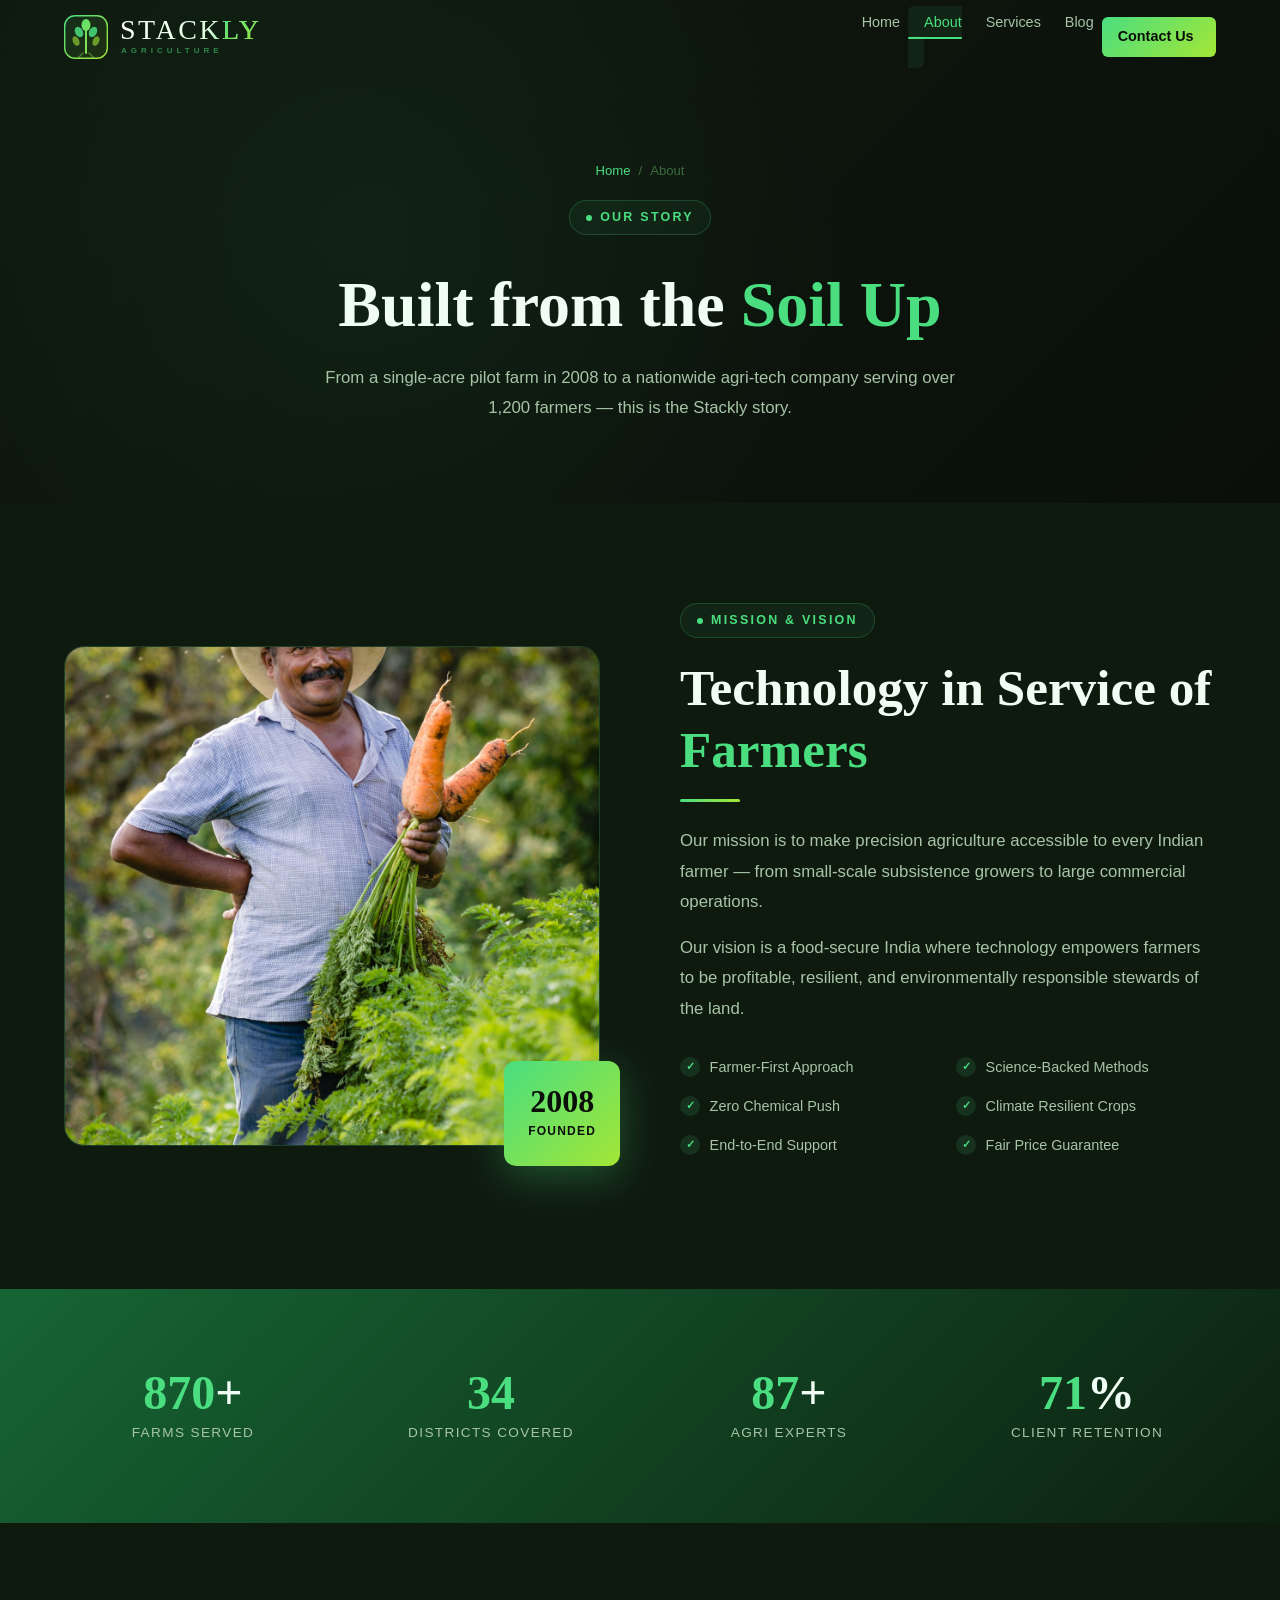
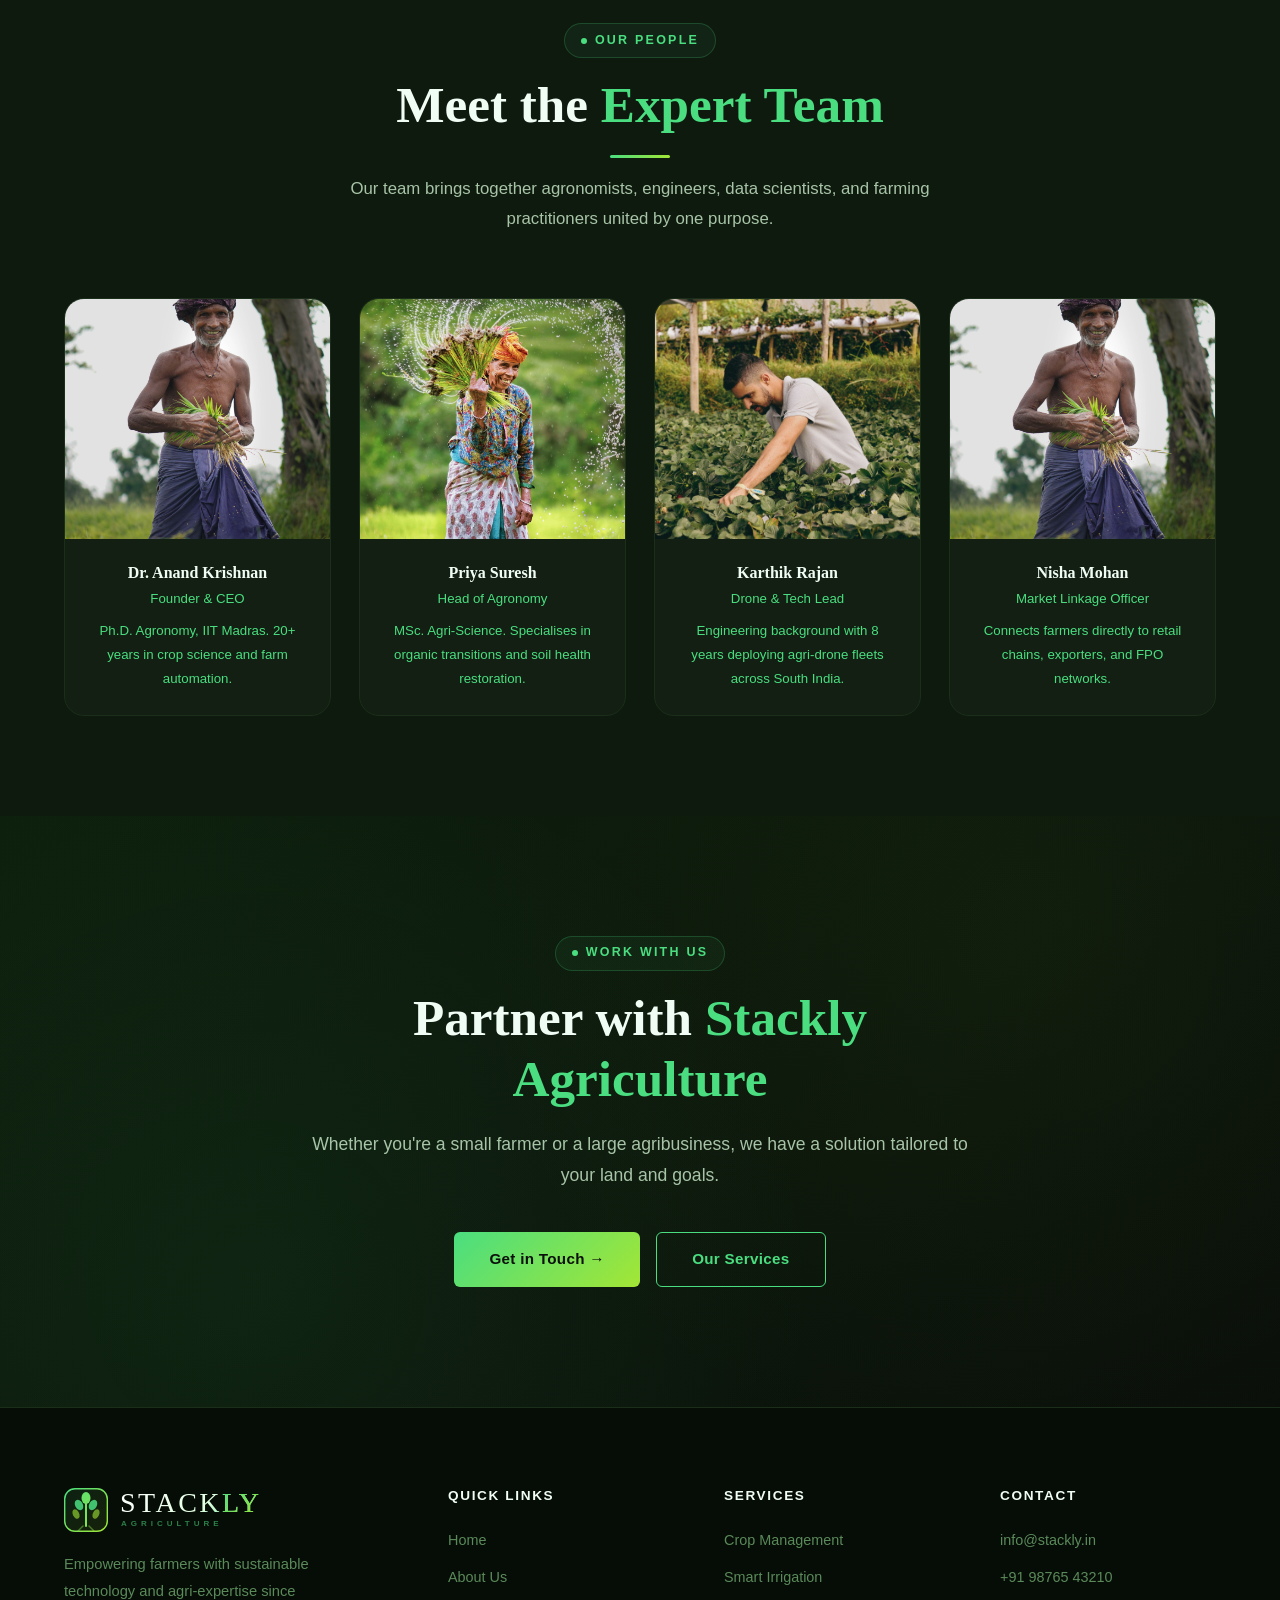
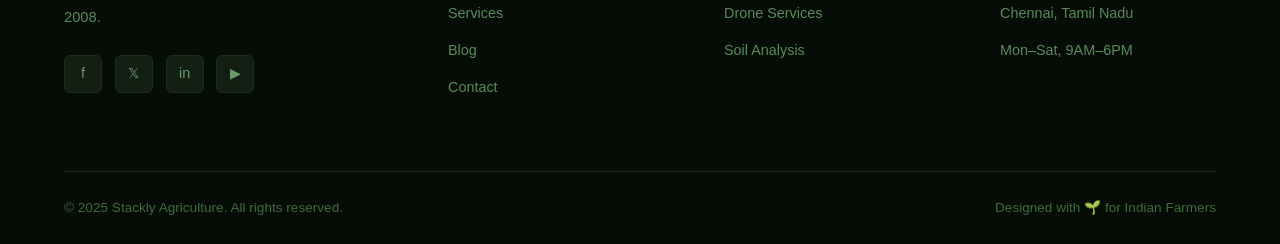
<file: about.html>
<!DOCTYPE html>
<html lang="en">
<head>
  <meta charset="UTF-8" />
  <meta name="viewport" content="width=device-width, initial-scale=1.0" />
  <title>About Us — Stackly Agriculture</title>
  <link rel="stylesheet" href="style.css" />
  <link rel="stylesheet" href="animations.css" />
</head>
<body>

<div class="page-loader" id="page-loader">
  <div class="loader-logo">STACK<span>LY</span></div>
  <div class="loader-bar"><div class="loader-bar-fill"></div></div>
</div>
<div id="scroll-progress"></div>
<button id="back-to-top">↑</button>

<nav class="navbar" id="navbar">
  <div class="nav-inner">
    <a href="index.html" class="nav-logo">
      <div class="logo-icon">
        <svg viewBox="0 0 44 44" fill="none" xmlns="http://www.w3.org/2000/svg">
          <defs><linearGradient id="lg" x1="0" y1="0" x2="44" y2="44" gradientUnits="userSpaceOnUse"><stop stop-color="#4ade80"/><stop offset="1" stop-color="#a3e635"/></linearGradient></defs>
          <rect width="44" height="44" rx="11" fill="url(#lg)" opacity="0.1"/>
          <rect x="0.7" y="0.7" width="42.6" height="42.6" rx="10.3" stroke="url(#lg)" stroke-width="1.4"/>
          <line x1="22" y1="38" x2="22" y2="10" stroke="url(#lg)" stroke-width="2" stroke-linecap="round"/>
          <ellipse cx="22" cy="10" rx="4.5" ry="6" fill="url(#lg)"/>
          <ellipse cx="15" cy="17" rx="3.8" ry="5.5" fill="#4ade80" opacity="0.85" transform="rotate(-30 15 17)"/>
          <ellipse cx="29" cy="17" rx="3.8" ry="5.5" fill="#4ade80" opacity="0.85" transform="rotate(30 29 17)"/>
          <ellipse cx="12" cy="26" rx="3.2" ry="5" fill="#a3e635" opacity="0.6" transform="rotate(-25 12 26)"/>
          <ellipse cx="32" cy="26" rx="3.2" ry="5" fill="#a3e635" opacity="0.6" transform="rotate(25 32 26)"/>
          <path d="M19 38 Q16 41 14 43" stroke="url(#lg)" stroke-width="1.4" stroke-linecap="round" opacity="0.45"/>
          <path d="M25 38 Q28 41 30 43" stroke="url(#lg)" stroke-width="1.4" stroke-linecap="round" opacity="0.45"/>
        </svg>
      </div>
      <div class="logo-text">
        <div class="logo-wordmark">STACK<span>LY</span></div>
        <div class="logo-tagline">Agriculture</div>
      </div>
    </a>
    <ul class="nav-links">
      <li><a href="index.html">Home</a></li>
      <li><a href="about.html" class="active">About</a></li>
      <li><a href="services.html">Services</a></li>
      <li><a href="blog.html">Blog</a></li>
      <li><a href="contact.html" class="nav-cta">Contact Us</a></li>
    </ul>
    <div class="hamburger" id="hamburger"><span></span><span></span><span></span></div>
  </div>
</nav>
<div class="mobile-nav" id="mobile-nav">
  <a href="index.html">Home</a>
  <a href="about.html" class="active">About</a>
  <a href="services.html">Services</a>
  <a href="blog.html">Blog</a>
  <a href="contact.html">Contact</a>
</div>

<!-- SECTION 1: PAGE HERO -->
<section class="page-hero">
  <div class="page-hero-content">
    <div class="breadcrumb"><a href="index.html">Home</a><span>/</span><span>About</span></div>
    <span class="section-label">Our Story</span>
    <h1 style="font-size:clamp(2.2rem,5vw,4rem);margin-top:1rem;">Built from the <span class="text-green">Soil Up</span></h1>
    <p style="margin-top:1.2rem;">From a single-acre pilot farm in 2008 to a nationwide agri-tech company serving over 1,200 farmers — this is the Stackly story.</p>
  </div>
</section>

<!-- SECTION 2: MISSION & VALUES -->
<section class="about-preview">
  <div class="container">
    <div class="about-grid">
      <div class="about-image-wrap reveal-left">
        <img src="images/about-farm.jpg" alt="Our mission" class="about-img-main" loading="lazy" />
        <div class="about-badge float-anim"><strong>2008</strong><span>Founded</span></div>
      </div>
      <div class="about-text reveal-right">
        <span class="section-label">Mission & Vision</span>
        <h2>Technology in Service of <span class="text-green">Farmers</span></h2>
        <div class="section-divider"></div>
        <p style="margin-top:1.5rem;">Our mission is to make precision agriculture accessible to every Indian farmer — from small-scale subsistence growers to large commercial operations.</p>
        <p style="margin-top:1rem;">Our vision is a food-secure India where technology empowers farmers to be profitable, resilient, and environmentally responsible stewards of the land.</p>
        <div class="features-list" style="margin-top:2rem;">
          <div class="feature-item">Farmer-First Approach</div>
          <div class="feature-item">Science-Backed Methods</div>
          <div class="feature-item">Zero Chemical Push</div>
          <div class="feature-item">Climate Resilient Crops</div>
          <div class="feature-item">End-to-End Support</div>
          <div class="feature-item">Fair Price Guarantee</div>
        </div>
      </div>
    </div>
  </div>
</section>

<!-- SECTION 3: STATS -->
<section class="stats-section">
  <div class="container">
    <div class="stats-grid stagger-children">
      <div class="stat-box reveal"><div class="stat-number"><span data-count="1200">0</span>+</div><div class="stat-label">Farms Served</div></div>
      <div class="stat-box reveal"><div class="stat-number"><span data-count="48">0</span></div><div class="stat-label">Districts Covered</div></div>
      <div class="stat-box reveal"><div class="stat-number"><span data-count="120">0</span>+</div><div class="stat-label">Agri Experts</div></div>
      <div class="stat-box reveal"><div class="stat-number"><span data-count="98">0</span>%</div><div class="stat-label">Client Retention</div></div>
    </div>
  </div>
</section>

<!-- SECTION 4: TEAM -->
<section class="team-section">
  <div class="container">
    <div class="section-header center reveal">
      <span class="section-label">Our People</span>
      <h2>Meet the <span class="text-green">Expert Team</span></h2>
      <div class="section-divider center"></div>
      <p>Our team brings together agronomists, engineers, data scientists, and farming practitioners united by one purpose.</p>
    </div>
    <div class="team-grid stagger-children">
      <div class="team-card reveal">
        <div class="team-img"><img src="images/testimonial-1.jpg" alt="Dr. Anand Krishnan" loading="lazy" /></div>
        <div class="team-info"><h4>Dr. Anand Krishnan</h4><p class="text-green">Founder & CEO</p><p style="font-size:0.83rem;margin-top:0.5rem;">Ph.D. Agronomy, IIT Madras. 20+ years in crop science and farm automation.</p></div>
      </div>
      <div class="team-card reveal">
        <div class="team-img"><img src="images/testimonial-2.jpg" alt="Priya Suresh" loading="lazy" /></div>
        <div class="team-info"><h4>Priya Suresh</h4><p class="text-green">Head of Agronomy</p><p style="font-size:0.83rem;margin-top:0.5rem;">MSc. Agri-Science. Specialises in organic transitions and soil health restoration.</p></div>
      </div>
      <div class="team-card reveal">
        <div class="team-img"><img src="images/testimonial-3.jpg" alt="Karthik Rajan" loading="lazy" /></div>
        <div class="team-info"><h4>Karthik Rajan</h4><p class="text-green">Drone & Tech Lead</p><p style="font-size:0.83rem;margin-top:0.5rem;">Engineering background with 8 years deploying agri-drone fleets across South India.</p></div>
      </div>
      <div class="team-card reveal">
        <div class="team-img"><img src="images/testimonial-1.jpg" alt="Nisha Mohan" loading="lazy" /></div>
        <div class="team-info"><h4>Nisha Mohan</h4><p class="text-green">Market Linkage Officer</p><p style="font-size:0.83rem;margin-top:0.5rem;">Connects farmers directly to retail chains, exporters, and FPO networks.</p></div>
      </div>
    </div>
  </div>
</section>

<!-- CTA -->
<section class="cta-section">
  <div class="cta-bg-pattern"></div>
  <div class="container">
    <div class="cta-content reveal">
      <span class="section-label" style="justify-content:center;">Work With Us</span>
      <h2>Partner with <span class="text-green">Stackly Agriculture</span></h2>
      <p>Whether you're a small farmer or a large agribusiness, we have a solution tailored to your land and goals.</p>
      <div class="cta-buttons">
        <a href="contact.html" class="btn-primary"><span>Get in Touch →</span></a>
        <a href="services.html" class="btn-outline">Our Services</a>
      </div>
    </div>
  </div>
</section>

<!-- FOOTER -->
<footer class="footer">
  <div class="container">
    <div class="footer-grid">
      <div class="footer-brand">
        <a href="index.html" class="nav-logo">
          <div class="logo-icon">
            <svg viewBox="0 0 44 44" fill="none" xmlns="http://www.w3.org/2000/svg">
              <defs><linearGradient id="flg" x1="0" y1="0" x2="44" y2="44" gradientUnits="userSpaceOnUse"><stop stop-color="#4ade80"/><stop offset="1" stop-color="#a3e635"/></linearGradient></defs>
              <rect width="44" height="44" rx="11" fill="url(#flg)" opacity="0.1"/>
              <rect x="0.7" y="0.7" width="42.6" height="42.6" rx="10.3" stroke="url(#flg)" stroke-width="1.4"/>
              <line x1="22" y1="38" x2="22" y2="10" stroke="url(#flg)" stroke-width="2" stroke-linecap="round"/>
              <ellipse cx="22" cy="10" rx="4.5" ry="6" fill="url(#flg)"/>
              <ellipse cx="15" cy="17" rx="3.8" ry="5.5" fill="#4ade80" opacity="0.85" transform="rotate(-30 15 17)"/>
              <ellipse cx="29" cy="17" rx="3.8" ry="5.5" fill="#4ade80" opacity="0.85" transform="rotate(30 29 17)"/>
              <ellipse cx="12" cy="26" rx="3.2" ry="5" fill="#a3e635" opacity="0.6" transform="rotate(-25 12 26)"/>
              <ellipse cx="32" cy="26" rx="3.2" ry="5" fill="#a3e635" opacity="0.6" transform="rotate(25 32 26)"/>
              <path d="M19 38 Q16 41 14 43" stroke="url(#flg)" stroke-width="1.4" stroke-linecap="round" opacity="0.45"/>
              <path d="M25 38 Q28 41 30 43" stroke="url(#flg)" stroke-width="1.4" stroke-linecap="round" opacity="0.45"/>
            </svg>
          </div>
          <div class="logo-text">
            <div class="logo-wordmark">STACK<span>LY</span></div>
            <div class="logo-tagline">Agriculture</div>
          </div>
        </a>
        <p>Empowering farmers with sustainable technology and agri-expertise since 2008.</p>
        <div class="footer-social">
          <!-- CHANGED: href="#" → href="404.html" for all social icons -->
          <a href="404.html" class="social-link">f</a>
          <a href="404.html" class="social-link">𝕏</a>
          <a href="404.html" class="social-link">in</a>
          <a href="404.html" class="social-link">▶</a>
        </div>
      </div>
      <div class="footer-col"><h4>Quick Links</h4><ul><li><a href="index.html">Home</a></li><li><a href="about.html">About Us</a></li><li><a href="services.html">Services</a></li><li><a href="blog.html">Blog</a></li><li><a href="contact.html">Contact</a></li></ul></div>
      <div class="footer-col"><h4>Services</h4><ul><li><a href="services.html">Crop Management</a></li><li><a href="services.html">Smart Irrigation</a></li><li><a href="services.html">Drone Services</a></li><li><a href="services.html">Soil Analysis</a></li></ul></div>
      <div class="footer-col">
        <h4>Contact</h4>
        <ul>
          <li><a href="mailto:info@stackly.in">info@stackly.in</a></li>
          <li><a href="tel:+919876543210">+91 98765 43210</a></li>
          <!-- CHANGED: href="#" → href="404.html" -->
          <li><a href="404.html">Chennai, Tamil Nadu</a></li>
          <li><a href="404.html">Mon–Sat, 9AM–6PM</a></li>
        </ul>
      </div>
    </div>
    <div class="footer-bottom">
      <p>© 2025 Stackly Agriculture. All rights reserved.</p>
      <p>Designed with 🌱 for Indian Farmers</p>
    </div>
  </div>
</footer>
<script src="script.js"></script>
</body>
</html>
</file>
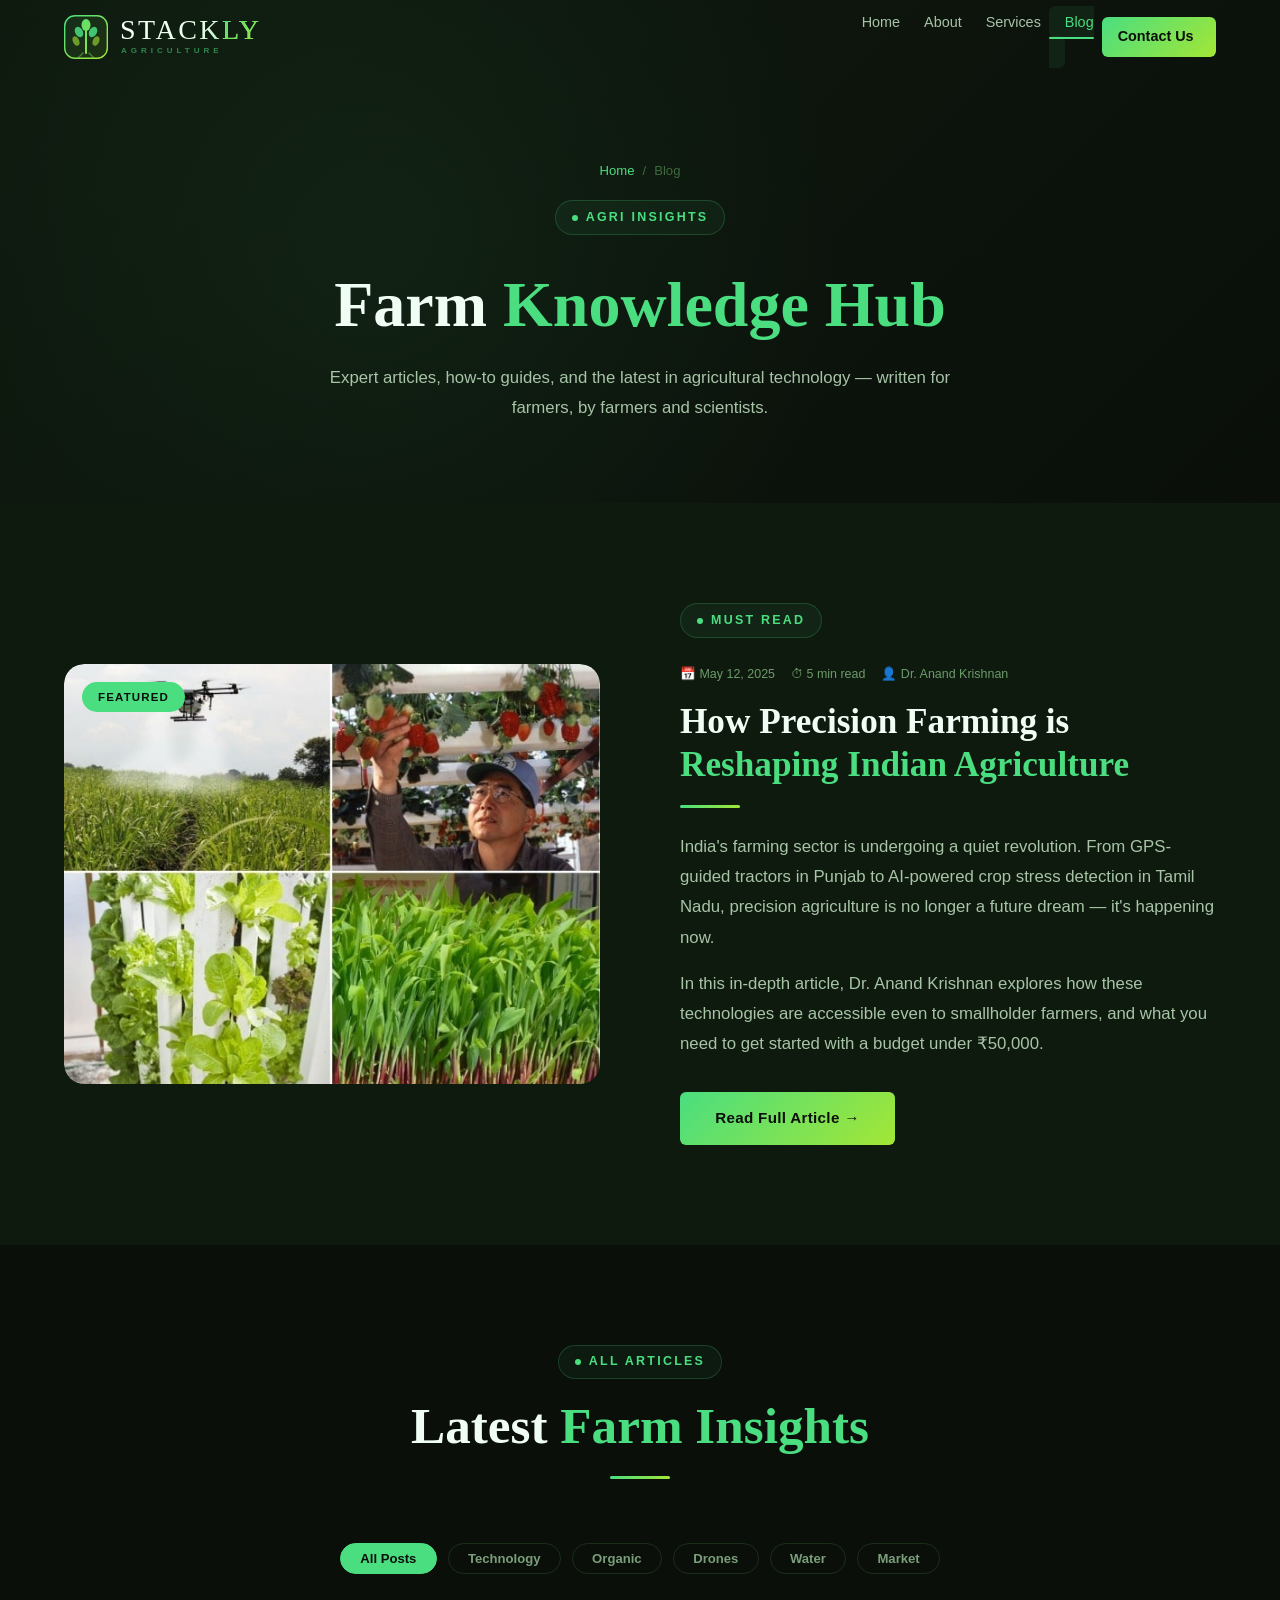
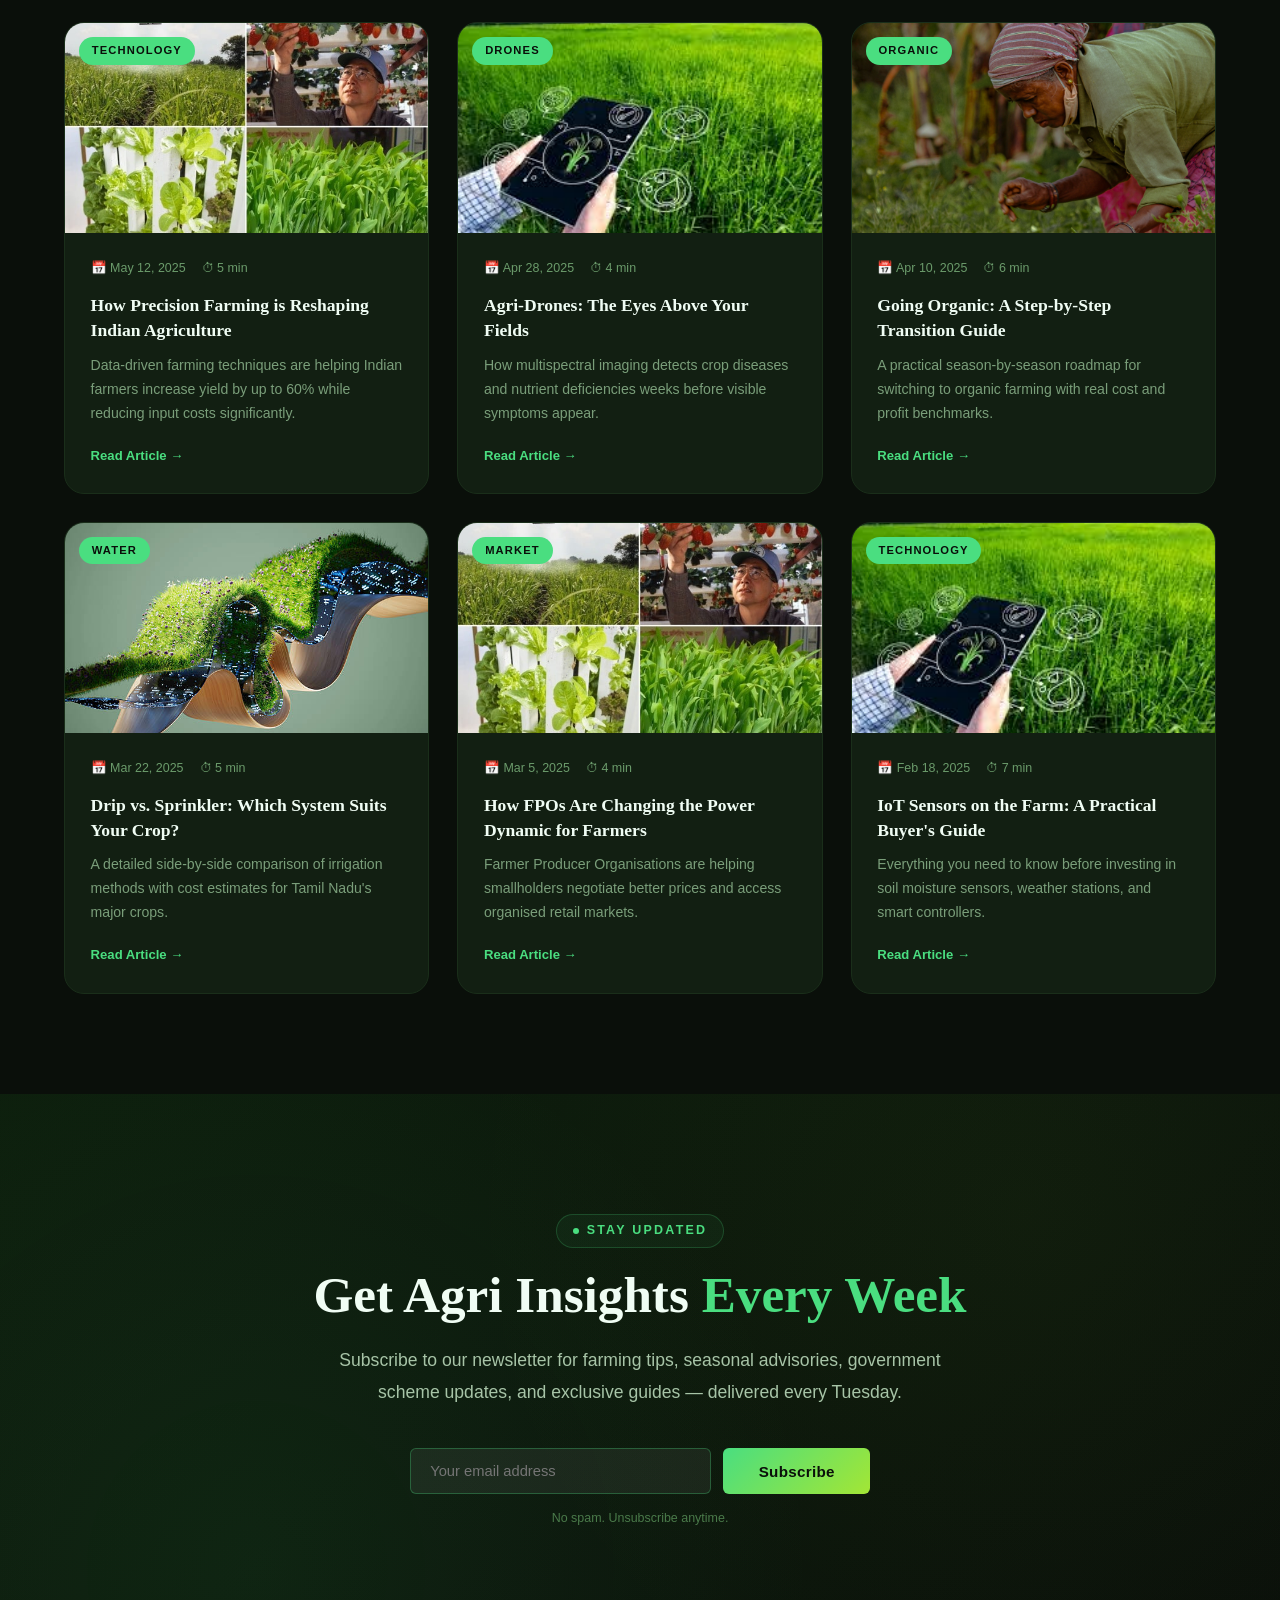
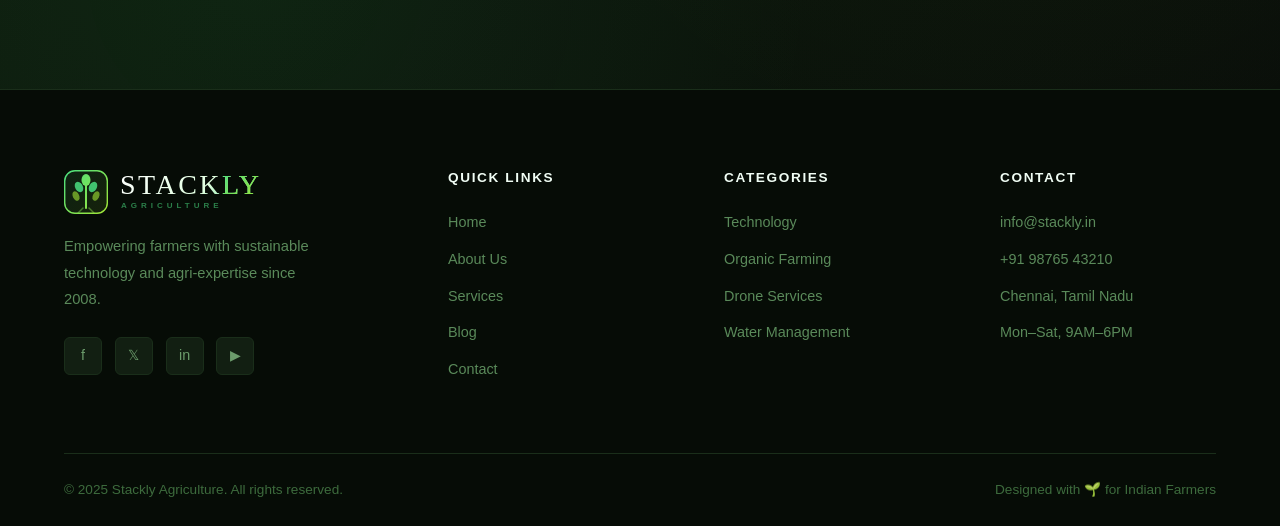
<file: blog.html>
<!DOCTYPE html>
<html lang="en">
<head>
  <meta charset="UTF-8" />
  <meta name="viewport" content="width=device-width, initial-scale=1.0" />
  <title>Blog — Stackly Agriculture</title>
  <link rel="stylesheet" href="style.css" />
  <link rel="stylesheet" href="animations.css" />
</head>
<body>

<div class="page-loader" id="page-loader">
  <div class="loader-logo">STACK<span>LY</span></div>
  <div class="loader-bar"><div class="loader-bar-fill"></div></div>
</div>
<div id="scroll-progress"></div>
<button id="back-to-top">↑</button>

<nav class="navbar" id="navbar">
  <div class="nav-inner">
    <a href="index.html" class="nav-logo">
      <div class="logo-icon">
        <svg viewBox="0 0 44 44" fill="none" xmlns="http://www.w3.org/2000/svg">
          <defs><linearGradient id="lg" x1="0" y1="0" x2="44" y2="44" gradientUnits="userSpaceOnUse"><stop stop-color="#4ade80"/><stop offset="1" stop-color="#a3e635"/></linearGradient></defs>
          <rect width="44" height="44" rx="11" fill="url(#lg)" opacity="0.1"/>
          <rect x="0.7" y="0.7" width="42.6" height="42.6" rx="10.3" stroke="url(#lg)" stroke-width="1.4"/>
          <line x1="22" y1="38" x2="22" y2="10" stroke="url(#lg)" stroke-width="2" stroke-linecap="round"/>
          <ellipse cx="22" cy="10" rx="4.5" ry="6" fill="url(#lg)"/>
          <ellipse cx="15" cy="17" rx="3.8" ry="5.5" fill="#4ade80" opacity="0.85" transform="rotate(-30 15 17)"/>
          <ellipse cx="29" cy="17" rx="3.8" ry="5.5" fill="#4ade80" opacity="0.85" transform="rotate(30 29 17)"/>
          <ellipse cx="12" cy="26" rx="3.2" ry="5" fill="#a3e635" opacity="0.6" transform="rotate(-25 12 26)"/>
          <ellipse cx="32" cy="26" rx="3.2" ry="5" fill="#a3e635" opacity="0.6" transform="rotate(25 32 26)"/>
          <path d="M19 38 Q16 41 14 43" stroke="url(#lg)" stroke-width="1.4" stroke-linecap="round" opacity="0.45"/>
          <path d="M25 38 Q28 41 30 43" stroke="url(#lg)" stroke-width="1.4" stroke-linecap="round" opacity="0.45"/>
        </svg>
      </div>
      <div class="logo-text">
        <div class="logo-wordmark">STACK<span>LY</span></div>
        <div class="logo-tagline">Agriculture</div>
      </div>
    </a>
    <ul class="nav-links">
      <li><a href="index.html">Home</a></li>
      <li><a href="about.html">About</a></li>
      <li><a href="services.html">Services</a></li>
      <li><a href="blog.html" class="active">Blog</a></li>
      <li><a href="contact.html" class="nav-cta">Contact Us</a></li>
    </ul>
    <div class="hamburger" id="hamburger"><span></span><span></span><span></span></div>
  </div>
</nav>
<div class="mobile-nav" id="mobile-nav">
  <a href="index.html">Home</a>
  <a href="about.html">About</a>
  <a href="services.html">Services</a>
  <a href="blog.html" class="active">Blog</a>
  <a href="contact.html">Contact</a>
</div>

<!-- SECTION 1: PAGE HERO -->
<section class="page-hero">
  <div class="page-hero-content">
    <div class="breadcrumb"><a href="index.html">Home</a><span>/</span><span>Blog</span></div>
    <span class="section-label">Agri Insights</span>
    <h1 style="font-size:clamp(2.2rem,5vw,4rem);margin-top:1rem;">Farm <span class="text-green">Knowledge Hub</span></h1>
    <p style="margin-top:1.2rem;">Expert articles, how-to guides, and the latest in agricultural technology — written for farmers, by farmers and scientists.</p>
  </div>
</section>

<!-- SECTION 2: FEATURED POST -->
<section class="about-preview">
  <div class="container">
    <div class="about-grid">
      <div class="about-image-wrap reveal-left" style="position:relative;overflow:hidden;border-radius:20px;">
        <img src="images/blog1.jpg" alt="Featured blog" style="width:100%;height:420px;object-fit:cover;border-radius:20px;" loading="lazy" />
        <span style="position:absolute;top:18px;left:18px;padding:0.35rem 1rem;background:var(--accent-green);color:var(--bg-primary);font-family:var(--font-ui);font-size:0.72rem;font-weight:700;letter-spacing:0.1em;text-transform:uppercase;border-radius:100px;">Featured</span>
      </div>
      <div class="about-text reveal-right">
        <span class="section-label">Must Read</span>
        <div class="blog-meta" style="margin-bottom:1rem;margin-top:0.5rem;">
          <span>📅 May 12, 2025</span><span>⏱ 5 min read</span><span>👤 Dr. Anand Krishnan</span>
        </div>
        <h2 style="font-size:clamp(1.6rem,3vw,2.2rem);">How Precision Farming is <span class="text-green">Reshaping Indian Agriculture</span></h2>
        <div class="section-divider"></div>
        <p style="margin-top:1.5rem;">India's farming sector is undergoing a quiet revolution. From GPS-guided tractors in Punjab to AI-powered crop stress detection in Tamil Nadu, precision agriculture is no longer a future dream — it's happening now.</p>
        <p style="margin-top:1rem;">In this in-depth article, Dr. Anand Krishnan explores how these technologies are accessible even to smallholder farmers, and what you need to get started with a budget under ₹50,000.</p>
        <!-- CHANGED: href="#" → href="404.html" -->
        <a href="404.html" class="btn-primary" style="margin-top:2rem;"><span>Read Full Article →</span></a>
      </div>
    </div>
  </div>
</section>

<!-- SECTION 3: ALL ARTICLES -->
<section class="blog-preview">
  <div class="container">
    <div class="section-header center reveal">
      <span class="section-label">All Articles</span>
      <h2>Latest <span class="text-green">Farm Insights</span></h2>
      <div class="section-divider center"></div>
    </div>
    <div class="blog-categories reveal" style="justify-content:center;">
      <button class="cat-btn active" data-cat="all">All Posts</button>
      <button class="cat-btn" data-cat="technology">Technology</button>
      <button class="cat-btn" data-cat="organic">Organic</button>
      <button class="cat-btn" data-cat="drones">Drones</button>
      <button class="cat-btn" data-cat="water">Water</button>
      <button class="cat-btn" data-cat="market">Market</button>
    </div>
    <div class="blog-grid stagger-children">
      <div class="blog-card reveal" data-cat="technology">
        <div class="blog-img-wrap"><img src="images/blog1.jpg" alt="Precision farming" loading="lazy" /><span class="blog-cat">Technology</span></div>
        <div class="blog-content">
          <div class="blog-meta"><span>📅 May 12, 2025</span><span>⏱ 5 min</span></div>
          <h3>How Precision Farming is Reshaping Indian Agriculture</h3>
          <p>Data-driven farming techniques are helping Indian farmers increase yield by up to 60% while reducing input costs significantly.</p>
          <!-- CHANGED: href="#" → href="404.html" -->
          <a href="404.html" class="blog-read-more">Read Article →</a>
        </div>
      </div>
      <div class="blog-card reveal" data-cat="drones">
        <div class="blog-img-wrap"><img src="images/blog-2.jpg" alt="Drone farming" loading="lazy" /><span class="blog-cat">Drones</span></div>
        <div class="blog-content">
          <div class="blog-meta"><span>📅 Apr 28, 2025</span><span>⏱ 4 min</span></div>
          <h3>Agri-Drones: The Eyes Above Your Fields</h3>
          <p>How multispectral imaging detects crop diseases and nutrient deficiencies weeks before visible symptoms appear.</p>
          <!-- CHANGED: href="#" → href="404.html" -->
          <a href="404.html" class="blog-read-more">Read Article →</a>
        </div>
      </div>
      <div class="blog-card reveal" data-cat="organic">
        <div class="blog-img-wrap"><img src="images/blog-3.jpg" alt="Organic" loading="lazy" /><span class="blog-cat">Organic</span></div>
        <div class="blog-content">
          <div class="blog-meta"><span>📅 Apr 10, 2025</span><span>⏱ 6 min</span></div>
          <h3>Going Organic: A Step-by-Step Transition Guide</h3>
          <p>A practical season-by-season roadmap for switching to organic farming with real cost and profit benchmarks.</p>
          <!-- CHANGED: href="#" → href="404.html" -->
          <a href="404.html" class="blog-read-more">Read Article →</a>
        </div>
      </div>
      <div class="blog-card reveal" data-cat="water">
        <div class="blog-img-wrap"><img src="images/blog-4.jpg" alt="Water management" loading="lazy" /><span class="blog-cat">Water</span></div>
        <div class="blog-content">
          <div class="blog-meta"><span>📅 Mar 22, 2025</span><span>⏱ 5 min</span></div>
          <h3>Drip vs. Sprinkler: Which System Suits Your Crop?</h3>
          <p>A detailed side-by-side comparison of irrigation methods with cost estimates for Tamil Nadu's major crops.</p>
          <!-- CHANGED: href="#" → href="404.html" -->
          <a href="404.html" class="blog-read-more">Read Article →</a>
        </div>
      </div>
      <div class="blog-card reveal" data-cat="market">
        <div class="blog-img-wrap"><img src="images/blog1.jpg" alt="Market access" loading="lazy" /><span class="blog-cat">Market</span></div>
        <div class="blog-content">
          <div class="blog-meta"><span>📅 Mar 5, 2025</span><span>⏱ 4 min</span></div>
          <h3>How FPOs Are Changing the Power Dynamic for Farmers</h3>
          <p>Farmer Producer Organisations are helping smallholders negotiate better prices and access organised retail markets.</p>
          <!-- CHANGED: href="#" → href="404.html" -->
          <a href="404.html" class="blog-read-more">Read Article →</a>
        </div>
      </div>
      <div class="blog-card reveal" data-cat="technology">
        <div class="blog-img-wrap"><img src="images/blog-2.jpg" alt="IoT farming" loading="lazy" /><span class="blog-cat">Technology</span></div>
        <div class="blog-content">
          <div class="blog-meta"><span>📅 Feb 18, 2025</span><span>⏱ 7 min</span></div>
          <h3>IoT Sensors on the Farm: A Practical Buyer's Guide</h3>
          <p>Everything you need to know before investing in soil moisture sensors, weather stations, and smart controllers.</p>
          <!-- CHANGED: href="#" → href="404.html" -->
          <a href="404.html" class="blog-read-more">Read Article →</a>
        </div>
      </div>
    </div>
  </div>
</section>

<!-- SECTION 4: NEWSLETTER -->
<section class="cta-section">
  <div class="cta-bg-pattern"></div>
  <div class="container">
    <div class="cta-content reveal">
      <span class="section-label" style="justify-content:center;">Stay Updated</span>
      <h2>Get Agri Insights <span class="text-green">Every Week</span></h2>
      <p>Subscribe to our newsletter for farming tips, seasonal advisories, government scheme updates, and exclusive guides — delivered every Tuesday.</p>
      <form style="display:flex;gap:0.8rem;max-width:460px;margin:0 auto;" onsubmit="event.preventDefault();this.innerHTML='<p style=\'color:var(--accent-green);font-weight:600;\'>✓ Subscribed successfully!</p>'">
        <input type="email" placeholder="Your email address" required style="flex:1;padding:0.85rem 1.2rem;background:rgba(255,255,255,0.06);border:1px solid rgba(74,222,128,0.3);border-radius:6px;color:var(--text-primary);font-family:var(--font-body);font-size:0.92rem;outline:none;" />
        <button type="submit" class="btn-primary"><span>Subscribe</span></button>
      </form>
      <p style="font-size:0.78rem;color:#4a7a4a;margin-top:0.8rem;">No spam. Unsubscribe anytime.</p>
    </div>
  </div>
</section>

<!-- FOOTER -->
<footer class="footer">
  <div class="container">
    <div class="footer-grid">
      <div class="footer-brand">
        <a href="index.html" class="nav-logo">
          <div class="logo-icon">
            <svg viewBox="0 0 44 44" fill="none" xmlns="http://www.w3.org/2000/svg">
              <defs><linearGradient id="flg" x1="0" y1="0" x2="44" y2="44" gradientUnits="userSpaceOnUse"><stop stop-color="#4ade80"/><stop offset="1" stop-color="#a3e635"/></linearGradient></defs>
              <rect width="44" height="44" rx="11" fill="url(#flg)" opacity="0.1"/>
              <rect x="0.7" y="0.7" width="42.6" height="42.6" rx="10.3" stroke="url(#flg)" stroke-width="1.4"/>
              <line x1="22" y1="38" x2="22" y2="10" stroke="url(#flg)" stroke-width="2" stroke-linecap="round"/>
              <ellipse cx="22" cy="10" rx="4.5" ry="6" fill="url(#flg)"/>
              <ellipse cx="15" cy="17" rx="3.8" ry="5.5" fill="#4ade80" opacity="0.85" transform="rotate(-30 15 17)"/>
              <ellipse cx="29" cy="17" rx="3.8" ry="5.5" fill="#4ade80" opacity="0.85" transform="rotate(30 29 17)"/>
              <ellipse cx="12" cy="26" rx="3.2" ry="5" fill="#a3e635" opacity="0.6" transform="rotate(-25 12 26)"/>
              <ellipse cx="32" cy="26" rx="3.2" ry="5" fill="#a3e635" opacity="0.6" transform="rotate(25 32 26)"/>
              <path d="M19 38 Q16 41 14 43" stroke="url(#flg)" stroke-width="1.4" stroke-linecap="round" opacity="0.45"/>
              <path d="M25 38 Q28 41 30 43" stroke="url(#flg)" stroke-width="1.4" stroke-linecap="round" opacity="0.45"/>
            </svg>
          </div>
          <div class="logo-text">
            <div class="logo-wordmark">STACK<span>LY</span></div>
            <div class="logo-tagline">Agriculture</div>
          </div>
        </a>
        <p>Empowering farmers with sustainable technology and agri-expertise since 2008.</p>
        <div class="footer-social">
          <!-- CHANGED: href="#" → href="404.html" for all social icons -->
          <a href="404.html" class="social-link">f</a>
          <a href="404.html" class="social-link">𝕏</a>
          <a href="404.html" class="social-link">in</a>
          <a href="404.html" class="social-link">▶</a>
        </div>
      </div>
      <div class="footer-col"><h4>Quick Links</h4><ul><li><a href="index.html">Home</a></li><li><a href="about.html">About Us</a></li><li><a href="services.html">Services</a></li><li><a href="blog.html">Blog</a></li><li><a href="contact.html">Contact</a></li></ul></div>
      <div class="footer-col"><h4>Categories</h4><ul>
        <!-- CHANGED: href="#" → href="404.html" for category links -->
        <li><a href="404.html">Technology</a></li>
        <li><a href="404.html">Organic Farming</a></li>
        <li><a href="404.html">Drone Services</a></li>
        <li><a href="404.html">Water Management</a></li>
      </ul></div>
      <div class="footer-col">
        <h4>Contact</h4>
        <ul>
          <li><a href="mailto:info@stackly.in">info@stackly.in</a></li>
          <li><a href="tel:+919876543210">+91 98765 43210</a></li>
          <!-- CHANGED: href="#" → href="404.html" -->
          <li><a href="404.html">Chennai, Tamil Nadu</a></li>
          <li><a href="404.html">Mon–Sat, 9AM–6PM</a></li>
        </ul>
      </div>
    </div>
    <div class="footer-bottom">
      <p>© 2025 Stackly Agriculture. All rights reserved.</p>
      <p>Designed with 🌱 for Indian Farmers</p>
    </div>
  </div>
</footer>
<script src="script.js"></script>
</body>
</html>
</file>
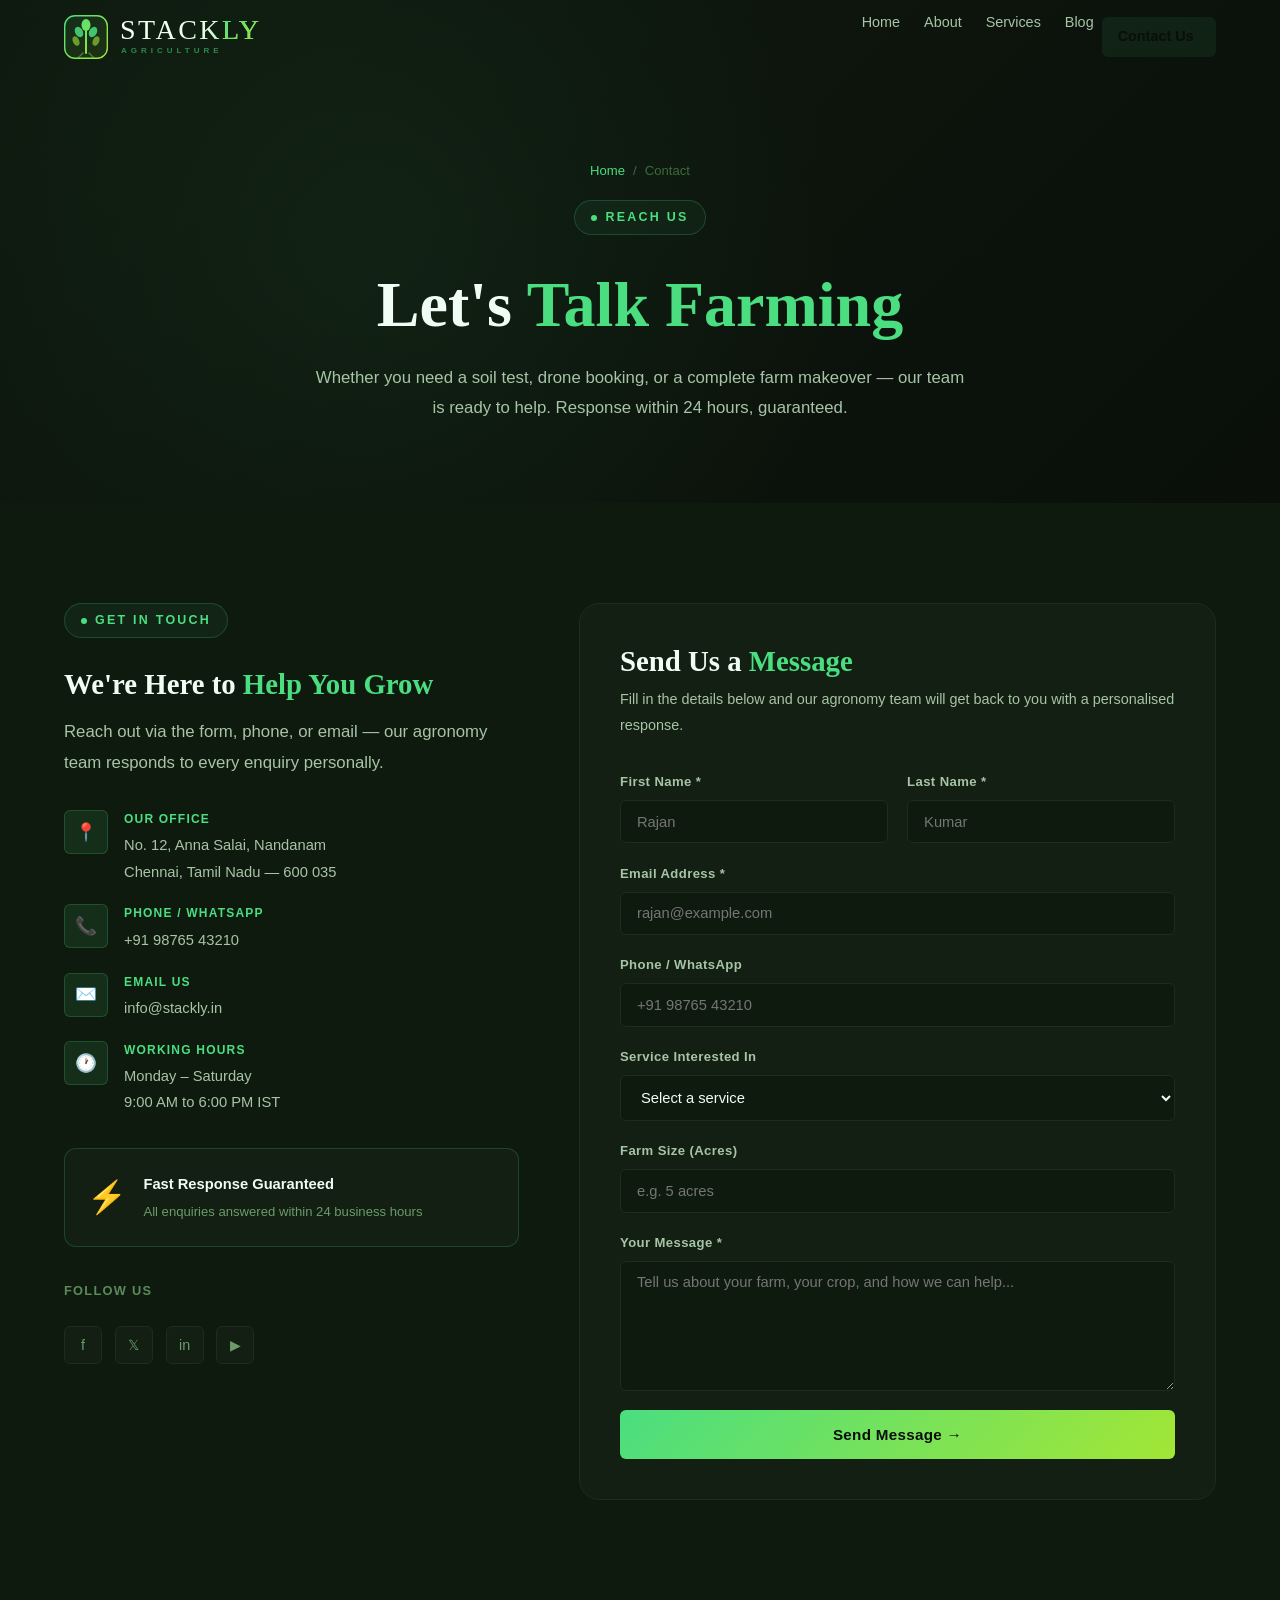
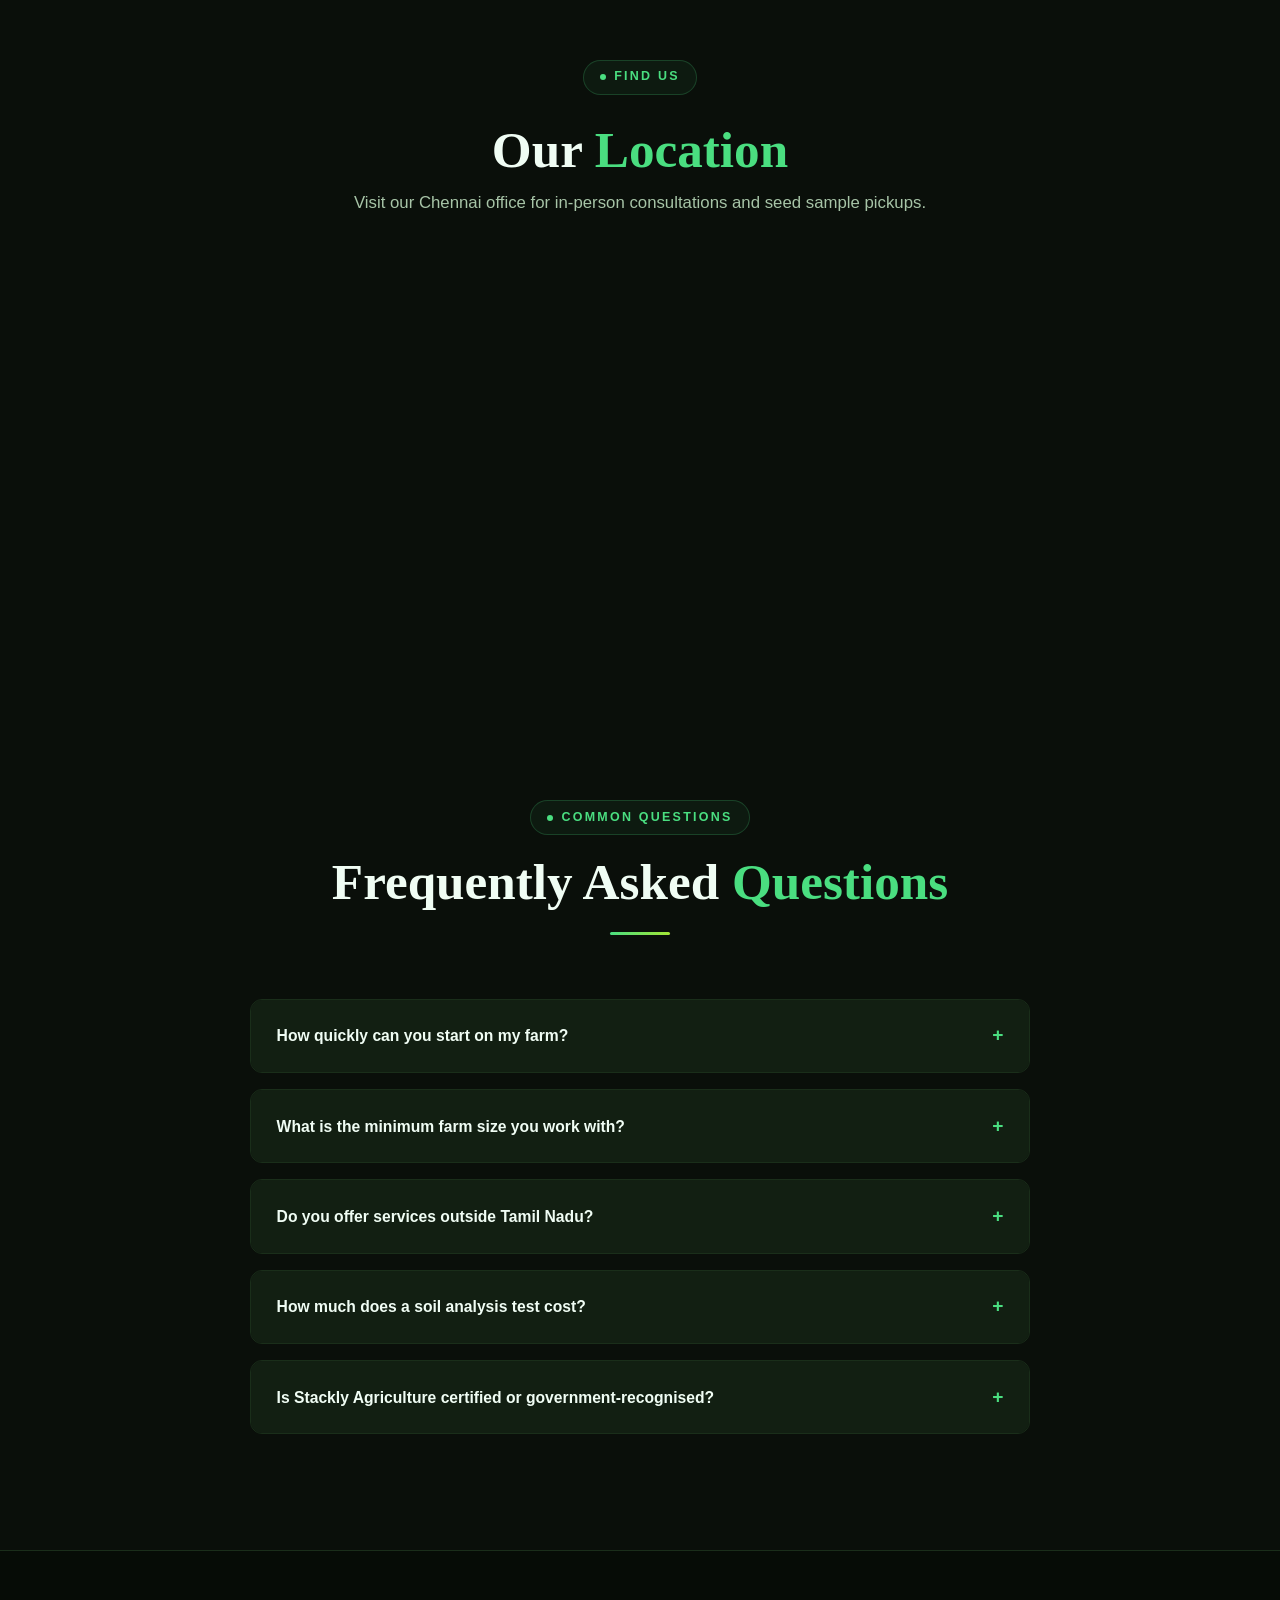
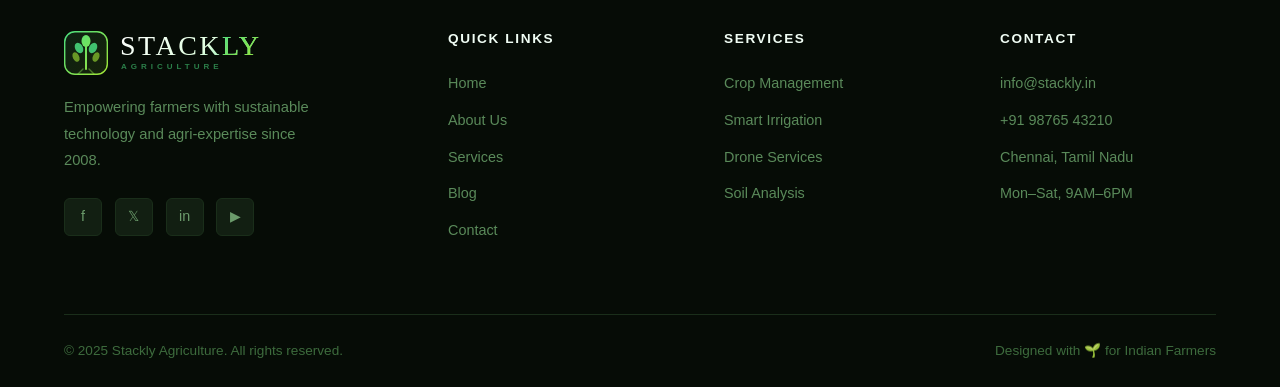
<file: contact.html>
<!DOCTYPE html>
<html lang="en">
<head>
  <meta charset="UTF-8" />
  <meta name="viewport" content="width=device-width, initial-scale=1.0" />
  <title>Contact Us — Stackly Agriculture</title>
  <link rel="stylesheet" href="style.css" />
  <link rel="stylesheet" href="animations.css" />
</head>
<body>

<div class="page-loader" id="page-loader">
  <div class="loader-logo">STACK<span>LY</span></div>
  <div class="loader-bar"><div class="loader-bar-fill"></div></div>
</div>
<div id="scroll-progress"></div>
<button id="back-to-top">↑</button>

<nav class="navbar" id="navbar">
  <div class="nav-inner">
    <a href="index.html" class="nav-logo">
      <div class="logo-icon">
        <svg viewBox="0 0 44 44" fill="none" xmlns="http://www.w3.org/2000/svg">
          <defs><linearGradient id="lg" x1="0" y1="0" x2="44" y2="44" gradientUnits="userSpaceOnUse"><stop stop-color="#4ade80"/><stop offset="1" stop-color="#a3e635"/></linearGradient></defs>
          <rect width="44" height="44" rx="11" fill="url(#lg)" opacity="0.1"/>
          <rect x="0.7" y="0.7" width="42.6" height="42.6" rx="10.3" stroke="url(#lg)" stroke-width="1.4"/>
          <line x1="22" y1="38" x2="22" y2="10" stroke="url(#lg)" stroke-width="2" stroke-linecap="round"/>
          <ellipse cx="22" cy="10" rx="4.5" ry="6" fill="url(#lg)"/>
          <ellipse cx="15" cy="17" rx="3.8" ry="5.5" fill="#4ade80" opacity="0.85" transform="rotate(-30 15 17)"/>
          <ellipse cx="29" cy="17" rx="3.8" ry="5.5" fill="#4ade80" opacity="0.85" transform="rotate(30 29 17)"/>
          <ellipse cx="12" cy="26" rx="3.2" ry="5" fill="#a3e635" opacity="0.6" transform="rotate(-25 12 26)"/>
          <ellipse cx="32" cy="26" rx="3.2" ry="5" fill="#a3e635" opacity="0.6" transform="rotate(25 32 26)"/>
          <path d="M19 38 Q16 41 14 43" stroke="url(#lg)" stroke-width="1.4" stroke-linecap="round" opacity="0.45"/>
          <path d="M25 38 Q28 41 30 43" stroke="url(#lg)" stroke-width="1.4" stroke-linecap="round" opacity="0.45"/>
        </svg>
      </div>
      <div class="logo-text">
        <div class="logo-wordmark">STACK<span>LY</span></div>
        <div class="logo-tagline">Agriculture</div>
      </div>
    </a>
    <ul class="nav-links">
      <li><a href="index.html">Home</a></li>
      <li><a href="about.html">About</a></li>
      <li><a href="services.html">Services</a></li>
      <li><a href="blog.html">Blog</a></li>
      <li><a href="contact.html" class="active nav-cta">Contact Us</a></li>
    </ul>
    <div class="hamburger" id="hamburger"><span></span><span></span><span></span></div>
  </div>
</nav>
<div class="mobile-nav" id="mobile-nav">
  <a href="index.html">Home</a>
  <a href="about.html">About</a>
  <a href="services.html">Services</a>
  <a href="blog.html">Blog</a>
  <a href="contact.html" class="active">Contact</a>
</div>

<!-- SECTION 1: PAGE HERO -->
<section class="page-hero">
  <div class="page-hero-content">
    <div class="breadcrumb"><a href="index.html">Home</a><span>/</span><span>Contact</span></div>
    <span class="section-label">Reach Us</span>
    <h1 style="font-size:clamp(2.2rem,5vw,4rem);margin-top:1rem;">Let's <span class="text-green">Talk Farming</span></h1>
    <p style="margin-top:1.2rem;">Whether you need a soil test, drone booking, or a complete farm makeover — our team is ready to help. Response within 24 hours, guaranteed.</p>
  </div>
</section>

<!-- SECTION 2: CONTACT FORM + INFO -->
<section class="contact-section">
  <div class="container">
    <div class="contact-grid">
      <div class="contact-info reveal-left">
        <span class="section-label">Get in Touch</span>
        <h3 style="margin-top:0.8rem;margin-bottom:1rem;">We're Here to <span class="text-green">Help You Grow</span></h3>
        <p>Reach out via the form, phone, or email — our agronomy team responds to every enquiry personally.</p>
        <div class="contact-items">
          <div class="contact-item">
            <div class="contact-item-icon">📍</div>
            <div class="contact-item-text"><label>Our Office</label><p>No. 12, Anna Salai, Nandanam<br />Chennai, Tamil Nadu — 600 035</p></div>
          </div>
          <div class="contact-item">
            <div class="contact-item-icon">📞</div>
            <div class="contact-item-text"><label>Phone / WhatsApp</label><p><a href="tel:+919876543210" style="color:#a7c4a7;">+91 98765 43210</a></p></div>
          </div>
          <div class="contact-item">
            <div class="contact-item-icon">✉️</div>
            <div class="contact-item-text"><label>Email Us</label><p><a href="mailto:info@stackly.in" style="color:#a7c4a7;">info@stackly.in</a></p></div>
          </div>
          <div class="contact-item">
            <div class="contact-item-icon">🕐</div>
            <div class="contact-item-text"><label>Working Hours</label><p>Monday – Saturday<br />9:00 AM to 6:00 PM IST</p></div>
          </div>
        </div>
        <div style="margin-top:2rem;padding:1.4rem;background:var(--bg-card);border:1px solid var(--border-accent);border-radius:var(--radius-md);display:flex;align-items:center;gap:1rem;">
          <div style="font-size:2rem;">⚡</div>
          <div>
            <strong style="font-family:var(--font-ui);font-size:0.92rem;color:var(--text-primary);">Fast Response Guaranteed</strong>
            <p style="font-size:0.82rem;color:#6b9b6b;margin:0;margin-top:0.2rem;">All enquiries answered within 24 business hours</p>
          </div>
        </div>
        <div style="margin-top:2rem;">
          <p style="font-family:var(--font-ui);font-size:0.8rem;font-weight:600;letter-spacing:0.1em;text-transform:uppercase;color:#5a8a5a;margin-bottom:1rem;">Follow Us</p>
          <div class="footer-social">
            <!-- CHANGED: href="#" → href="404.html" for all social icons -->
            <a href="404.html" class="social-link">f</a>
            <a href="404.html" class="social-link">𝕏</a>
            <a href="404.html" class="social-link">in</a>
            <a href="404.html" class="social-link">▶</a>
          </div>
        </div>
      </div>

      <div class="contact-form-wrap reveal-right">
        <h3>Send Us a <span class="text-green">Message</span></h3>
        <p>Fill in the details below and our agronomy team will get back to you with a personalised response.</p>
        <form id="contact-form" novalidate>
          <div class="form-row">
            <div class="form-group"><label for="first-name">First Name *</label><input type="text" id="first-name" placeholder="Rajan" required /></div>
            <div class="form-group"><label for="last-name">Last Name *</label><input type="text" id="last-name" placeholder="Kumar" required /></div>
          </div>
          <div class="form-group"><label for="email">Email Address *</label><input type="email" id="email" placeholder="rajan@example.com" required /></div>
          <div class="form-group"><label for="phone">Phone / WhatsApp</label><input type="tel" id="phone" placeholder="+91 98765 43210" /></div>
          <div class="form-group">
            <label for="service">Service Interested In</label>
            <select id="service">
              <option value="" disabled selected>Select a service</option>
              <option value="crop">Crop Management</option>
              <option value="irrigation">Smart Irrigation</option>
              <option value="drone">Drone Services</option>
              <option value="soil">Soil Analysis</option>
              <option value="market">Market Linkage</option>
              <option value="other">Other / General Enquiry</option>
            </select>
          </div>
          <div class="form-group"><label for="farm-size">Farm Size (Acres)</label><input type="text" id="farm-size" placeholder="e.g. 5 acres" /></div>
          <div class="form-group"><label for="message">Your Message *</label><textarea id="message" placeholder="Tell us about your farm, your crop, and how we can help..." required></textarea></div>
          <button type="submit" class="btn-primary" style="width:100%;justify-content:center;padding:1rem;"><span>Send Message →</span></button>
        </form>
      </div>
    </div>
  </div>
</section>

<!-- SECTION 3: GOOGLE MAP -->
<section class="map-section">
  <div style="padding:60px 0 0;background:var(--bg-primary);">
    <div class="container">
      <div style="text-align:center;margin-bottom:2rem;">
        <span class="section-label reveal">Find Us</span>
        <h2 style="margin-top:0.5rem;" class="reveal">Our <span class="text-green">Location</span></h2>
        <p style="margin-top:0.5rem;margin-bottom:2rem;" class="reveal">Visit our Chennai office for in-person consultations and seed sample pickups.</p>
      </div>
    </div>
  </div>
  <div class="map-wrapper">
    <iframe
      src="https://www.google.com/maps/embed?pb=!1m18!1m12!1m3!1d3886.9875540437373!2d80.2353983!3d13.0464218!2m3!1f0!2f0!3f0!3m2!1i1024!2i768!4f13.1!3m3!1m2!1s0x3a5267012dcea3c9%3A0x41f0d6a2d5f5cb5!2sNandanam%2C%20Chennai%2C%20Tamil%20Nadu!5e0!3m2!1sen!2sin!4v1718110000000!5m2!1sen!2sin"
      allowfullscreen="" loading="lazy" referrerpolicy="no-referrer-when-downgrade"
      title="Stackly Agriculture Office Location">
    </iframe>
  </div>
</section>

<!-- SECTION 4: FAQ -->
<section class="faq-section">
  <div class="container">
    <div class="section-header center reveal">
      <span class="section-label">Common Questions</span>
      <h2>Frequently Asked <span class="text-green">Questions</span></h2>
      <div class="section-divider center"></div>
    </div>
    <div class="faq-list">
      <div class="faq-item reveal">
        <div class="faq-question">How quickly can you start on my farm?<span class="faq-toggle">+</span></div>
        <div class="faq-answer"><p>After an initial consultation call, we can conduct a field assessment within 3–5 working days. For urgent requests such as a crop pest outbreak or irrigation failure, we prioritise same-day or next-day visits.</p></div>
      </div>
      <div class="faq-item reveal">
        <div class="faq-question">What is the minimum farm size you work with?<span class="faq-toggle">+</span></div>
        <div class="faq-answer"><p>We work with farms as small as half an acre. We believe every farmer deserves access to quality agricultural services regardless of their land size. Our pricing is structured to be fair for small and large holdings alike.</p></div>
      </div>
      <div class="faq-item reveal">
        <div class="faq-question">Do you offer services outside Tamil Nadu?<span class="faq-toggle">+</span></div>
        <div class="faq-answer"><p>Yes — we currently operate across Tamil Nadu, Kerala, Karnataka, Andhra Pradesh, and Telangana. We are expanding to Maharashtra and Gujarat in 2025. Remote consultations via video call are available nationwide.</p></div>
      </div>
      <div class="faq-item reveal">
        <div class="faq-question">How much does a soil analysis test cost?<span class="faq-toggle">+</span></div>
        <div class="faq-answer"><p>A standard NPK + pH soil test starts from ₹499 per sample. A comprehensive micronutrient panel (12 parameters) is ₹1,499. For farms above 10 acres, we offer discounted multi-sample packages. Contact us for a custom quote.</p></div>
      </div>
      <div class="faq-item reveal">
        <div class="faq-question">Is Stackly Agriculture certified or government-recognised?<span class="faq-toggle">+</span></div>
        <div class="faq-answer"><p>Yes. We are empanelled with the Tamil Nadu Agriculture Department and NABARD. Our soil lab is NABL-accredited, and our agronomists are certified by the National Institute of Agricultural Extension Management (MANAGE).</p></div>
      </div>
    </div>
  </div>
</section>

<!-- FOOTER -->
<footer class="footer">
  <div class="container">
    <div class="footer-grid">
      <div class="footer-brand">
        <a href="index.html" class="nav-logo">
          <div class="logo-icon">
            <svg viewBox="0 0 44 44" fill="none" xmlns="http://www.w3.org/2000/svg">
              <defs><linearGradient id="flg" x1="0" y1="0" x2="44" y2="44" gradientUnits="userSpaceOnUse"><stop stop-color="#4ade80"/><stop offset="1" stop-color="#a3e635"/></linearGradient></defs>
              <rect width="44" height="44" rx="11" fill="url(#flg)" opacity="0.1"/>
              <rect x="0.7" y="0.7" width="42.6" height="42.6" rx="10.3" stroke="url(#flg)" stroke-width="1.4"/>
              <line x1="22" y1="38" x2="22" y2="10" stroke="url(#flg)" stroke-width="2" stroke-linecap="round"/>
              <ellipse cx="22" cy="10" rx="4.5" ry="6" fill="url(#flg)"/>
              <ellipse cx="15" cy="17" rx="3.8" ry="5.5" fill="#4ade80" opacity="0.85" transform="rotate(-30 15 17)"/>
              <ellipse cx="29" cy="17" rx="3.8" ry="5.5" fill="#4ade80" opacity="0.85" transform="rotate(30 29 17)"/>
              <ellipse cx="12" cy="26" rx="3.2" ry="5" fill="#a3e635" opacity="0.6" transform="rotate(-25 12 26)"/>
              <ellipse cx="32" cy="26" rx="3.2" ry="5" fill="#a3e635" opacity="0.6" transform="rotate(25 32 26)"/>
              <path d="M19 38 Q16 41 14 43" stroke="url(#flg)" stroke-width="1.4" stroke-linecap="round" opacity="0.45"/>
              <path d="M25 38 Q28 41 30 43" stroke="url(#flg)" stroke-width="1.4" stroke-linecap="round" opacity="0.45"/>
            </svg>
          </div>
          <div class="logo-text">
            <div class="logo-wordmark">STACK<span>LY</span></div>
            <div class="logo-tagline">Agriculture</div>
          </div>
        </a>
        <p>Empowering farmers with sustainable technology and agri-expertise since 2008.</p>
        <div class="footer-social">
          <!-- CHANGED: href="#" → href="404.html" for all social icons -->
          <a href="404.html" class="social-link">f</a>
          <a href="404.html" class="social-link">𝕏</a>
          <a href="404.html" class="social-link">in</a>
          <a href="404.html" class="social-link">▶</a>
        </div>
      </div>
      <div class="footer-col"><h4>Quick Links</h4><ul><li><a href="index.html">Home</a></li><li><a href="about.html">About Us</a></li><li><a href="services.html">Services</a></li><li><a href="blog.html">Blog</a></li><li><a href="contact.html">Contact</a></li></ul></div>
      <div class="footer-col"><h4>Services</h4><ul><li><a href="services.html">Crop Management</a></li><li><a href="services.html">Smart Irrigation</a></li><li><a href="services.html">Drone Services</a></li><li><a href="services.html">Soil Analysis</a></li></ul></div>
      <div class="footer-col">
        <h4>Contact</h4>
        <ul>
          <li><a href="mailto:info@stackly.in">info@stackly.in</a></li>
          <li><a href="tel:+919876543210">+91 98765 43210</a></li>
          <!-- CHANGED: href="#" → href="404.html" -->
          <li><a href="404.html">Chennai, Tamil Nadu</a></li>
          <li><a href="404.html">Mon–Sat, 9AM–6PM</a></li>
        </ul>
      </div>
    </div>
    <div class="footer-bottom">
      <p>© 2025 Stackly Agriculture. All rights reserved.</p>
      <p>Designed with 🌱 for Indian Farmers</p>
    </div>
  </div>
</footer>
<script src="script.js"></script>
</body>
</html>
</file>
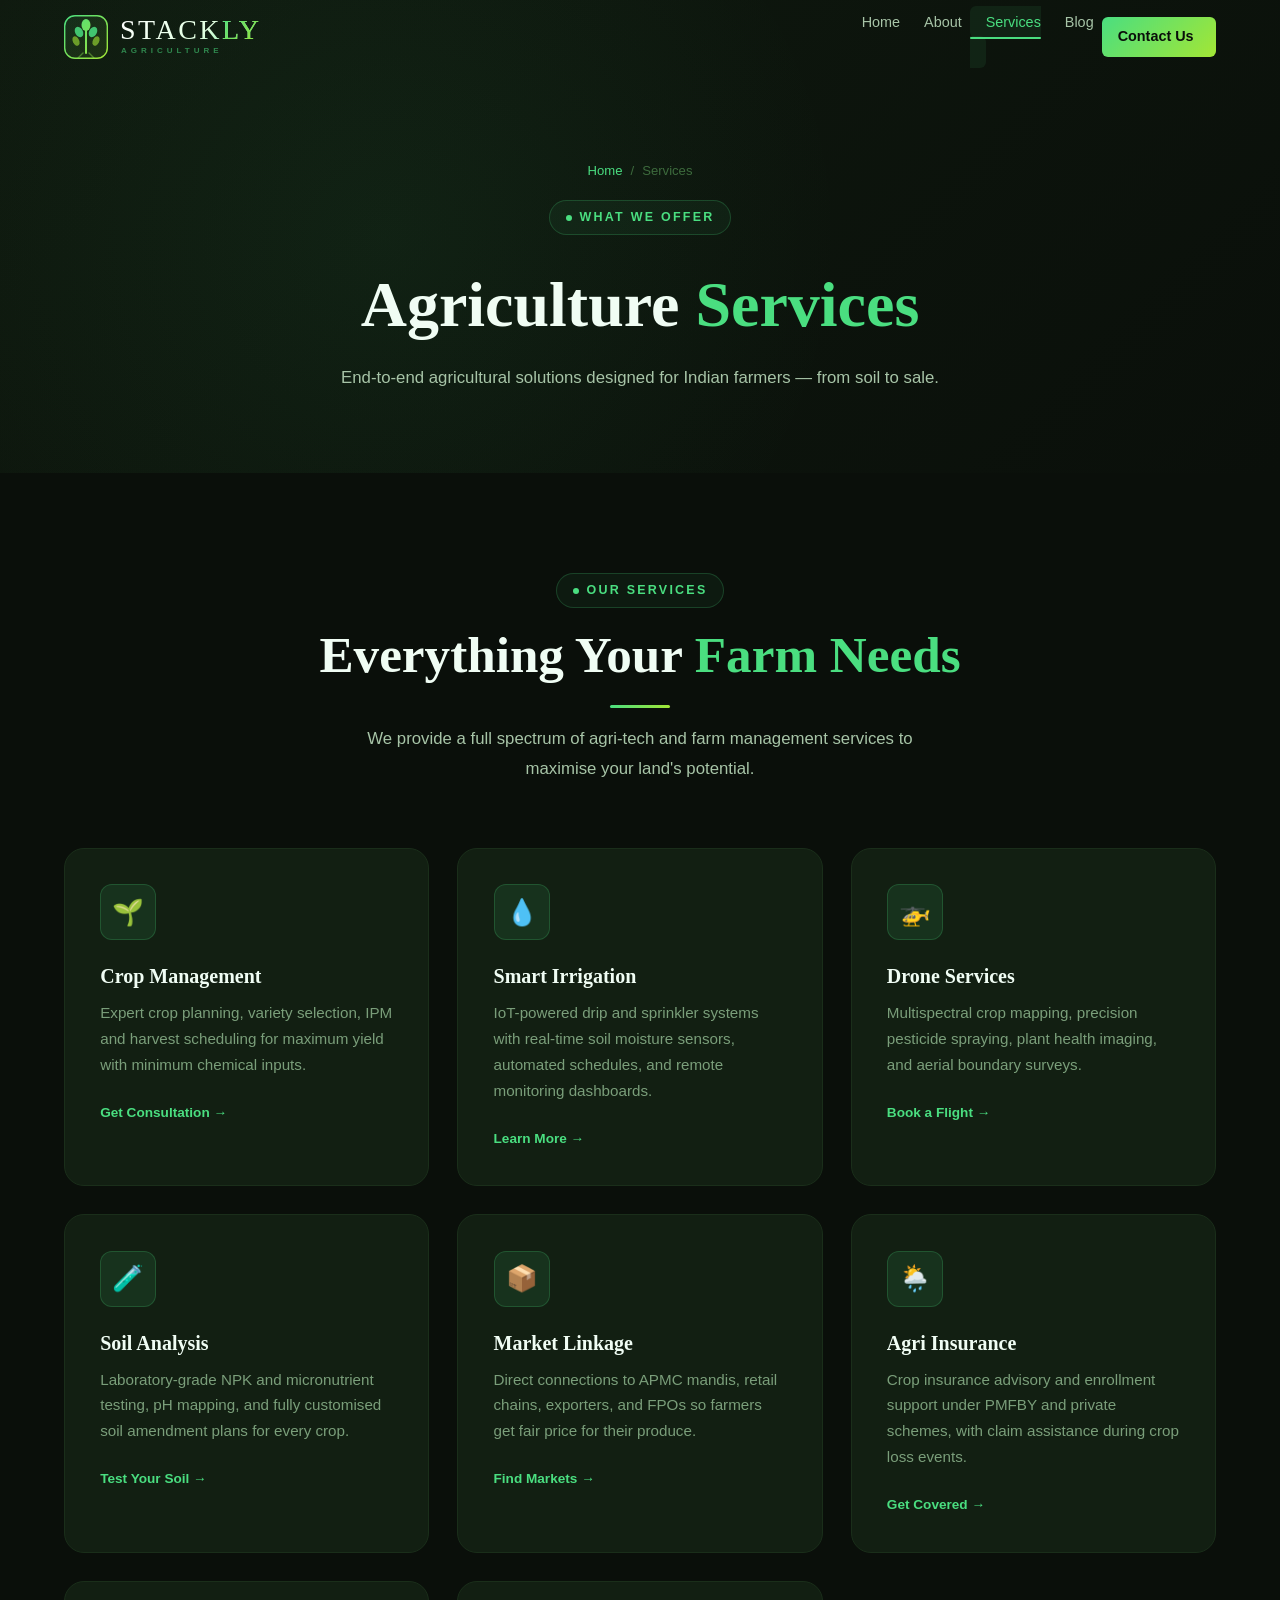
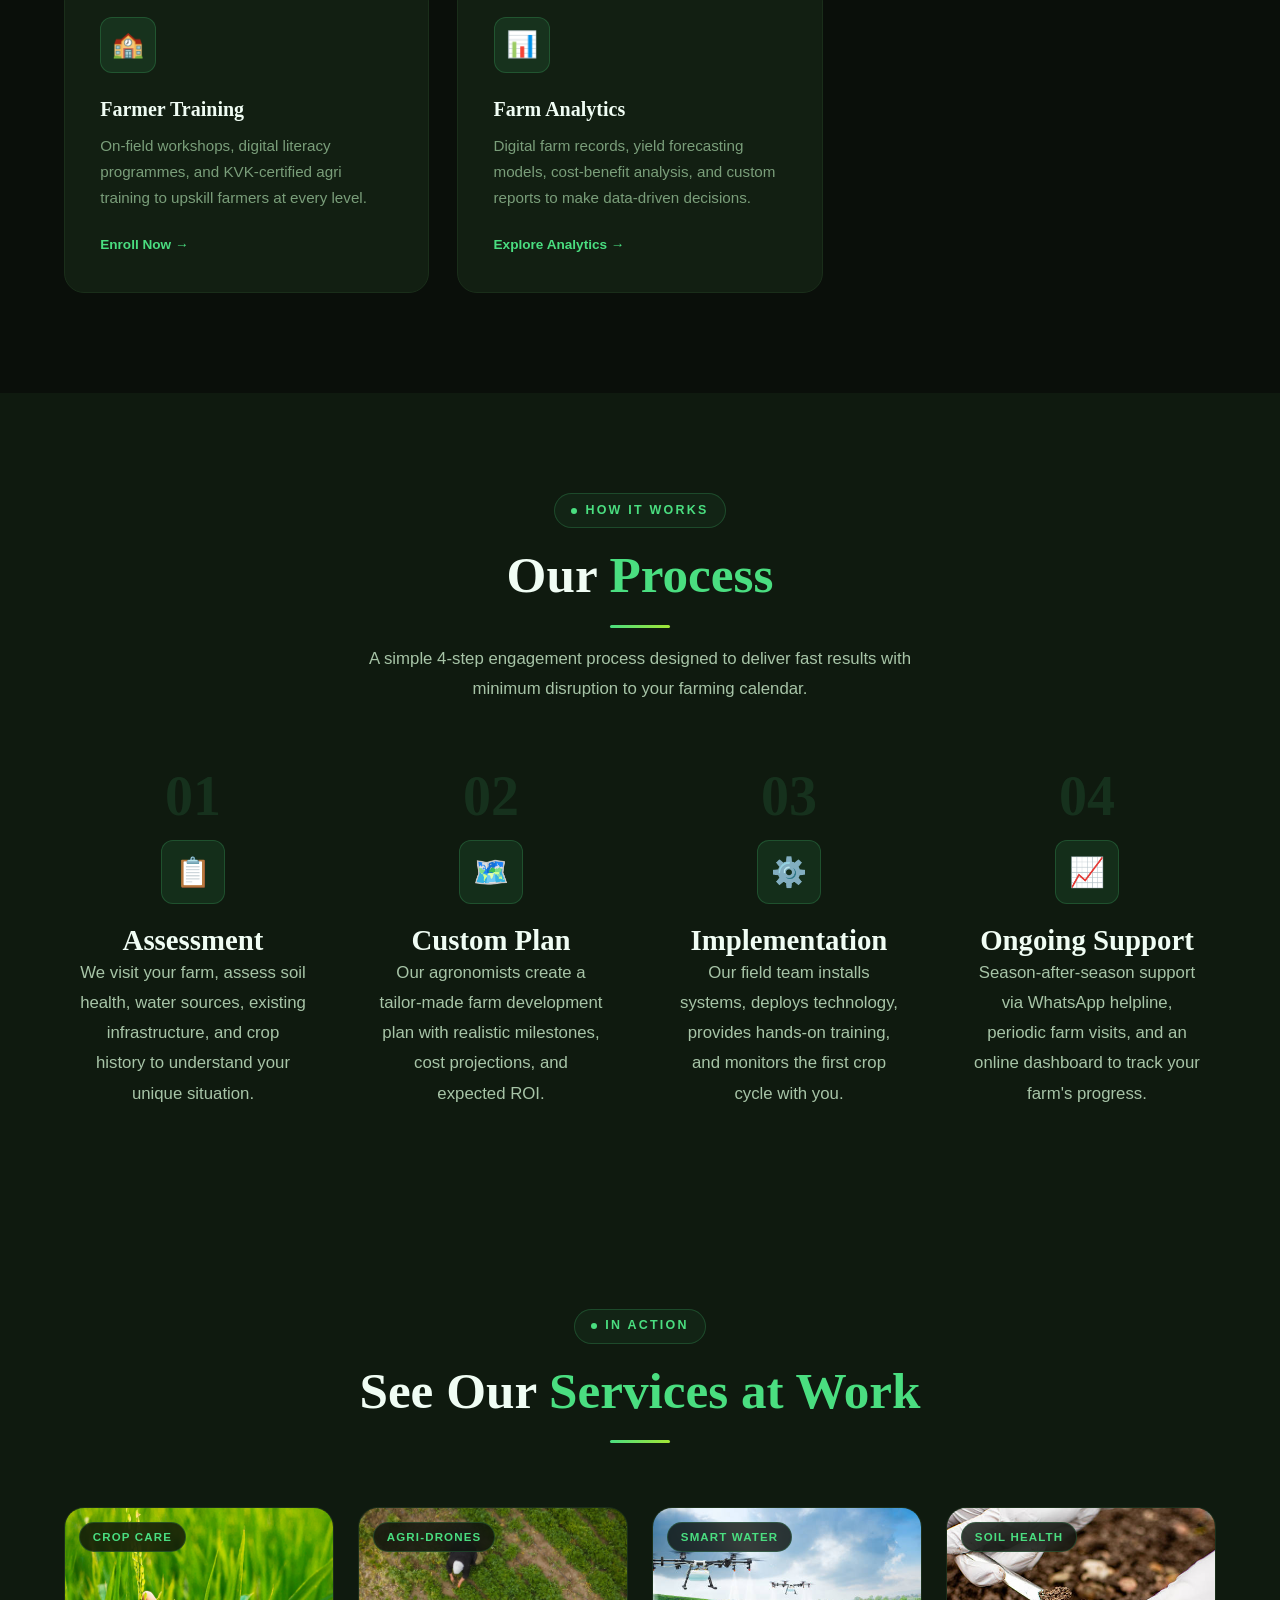
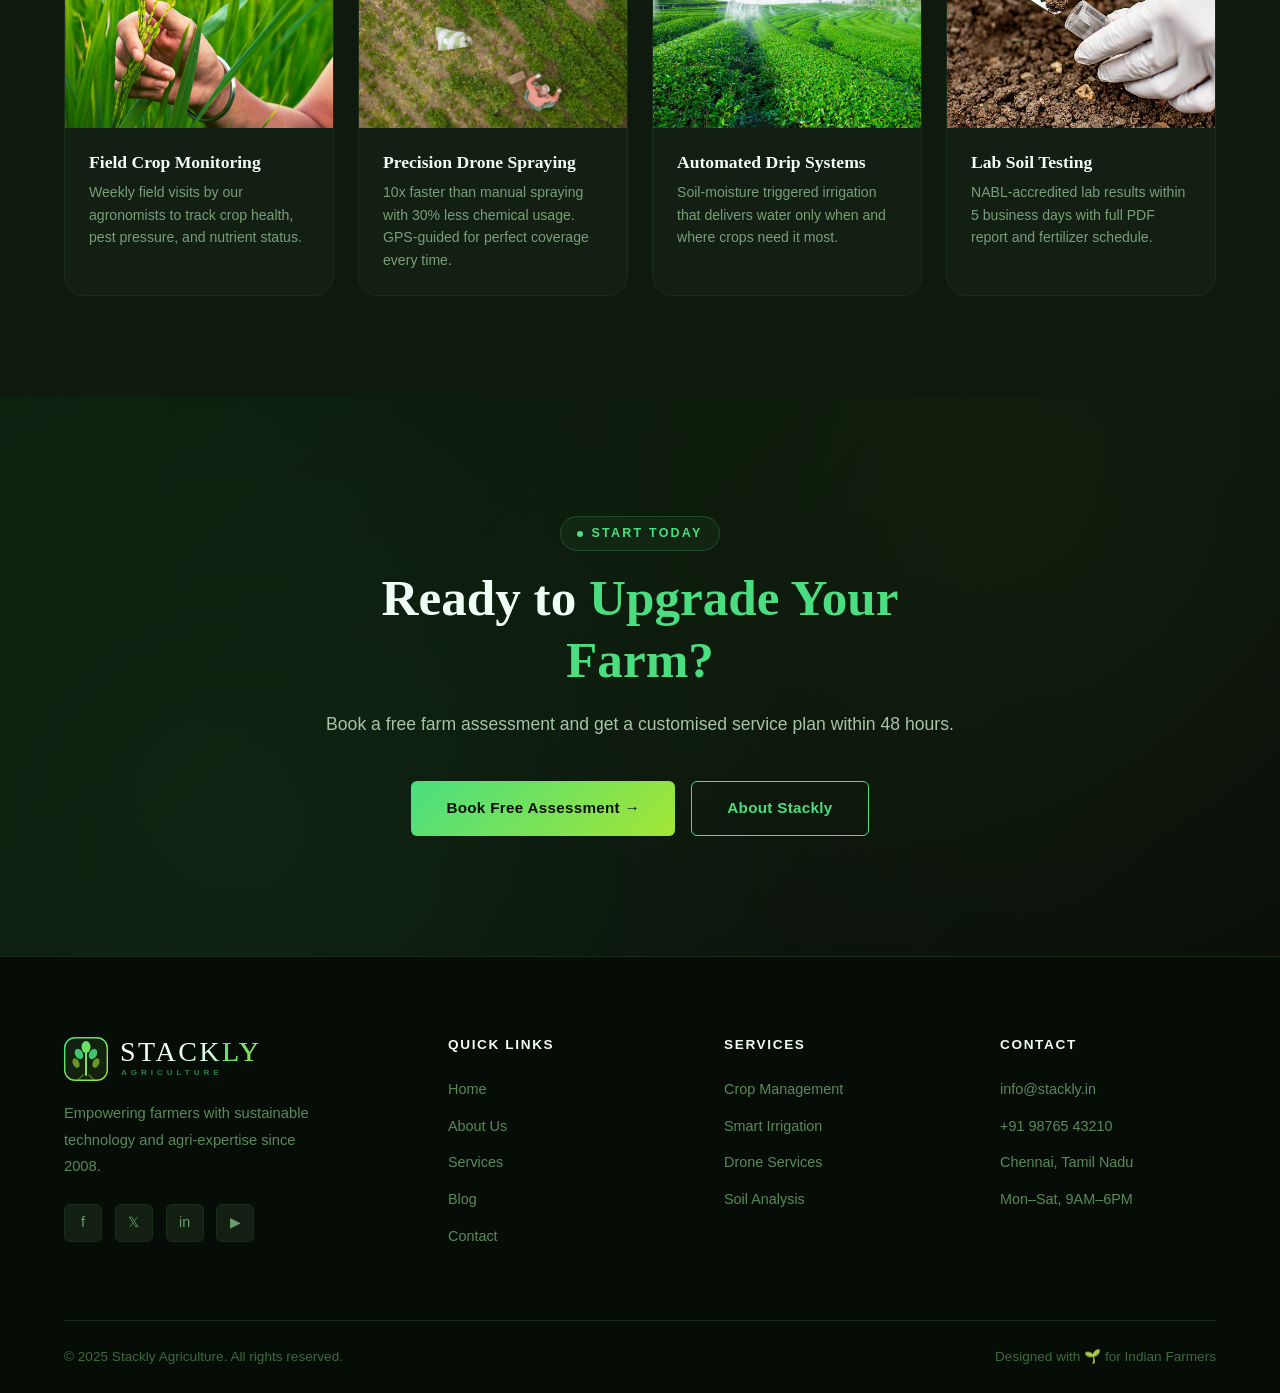
<file: services.html>
<!DOCTYPE html>
<html lang="en">
<head>
  <meta charset="UTF-8" />
  <meta name="viewport" content="width=device-width, initial-scale=1.0" />
  <title>Services — Stackly Agriculture</title>
  <link rel="stylesheet" href="style.css" />
  <link rel="stylesheet" href="animations.css" />
</head>
<body>

<div class="page-loader" id="page-loader">
  <div class="loader-logo">STACK<span>LY</span></div>
  <div class="loader-bar"><div class="loader-bar-fill"></div></div>
</div>
<div id="scroll-progress"></div>
<button id="back-to-top">↑</button>

<nav class="navbar" id="navbar">
  <div class="nav-inner">
    <a href="index.html" class="nav-logo">
      <div class="logo-icon">
        <svg viewBox="0 0 44 44" fill="none" xmlns="http://www.w3.org/2000/svg">
          <defs><linearGradient id="lg" x1="0" y1="0" x2="44" y2="44" gradientUnits="userSpaceOnUse"><stop stop-color="#4ade80"/><stop offset="1" stop-color="#a3e635"/></linearGradient></defs>
          <rect width="44" height="44" rx="11" fill="url(#lg)" opacity="0.1"/>
          <rect x="0.7" y="0.7" width="42.6" height="42.6" rx="10.3" stroke="url(#lg)" stroke-width="1.4"/>
          <line x1="22" y1="38" x2="22" y2="10" stroke="url(#lg)" stroke-width="2" stroke-linecap="round"/>
          <ellipse cx="22" cy="10" rx="4.5" ry="6" fill="url(#lg)"/>
          <ellipse cx="15" cy="17" rx="3.8" ry="5.5" fill="#4ade80" opacity="0.85" transform="rotate(-30 15 17)"/>
          <ellipse cx="29" cy="17" rx="3.8" ry="5.5" fill="#4ade80" opacity="0.85" transform="rotate(30 29 17)"/>
          <ellipse cx="12" cy="26" rx="3.2" ry="5" fill="#a3e635" opacity="0.6" transform="rotate(-25 12 26)"/>
          <ellipse cx="32" cy="26" rx="3.2" ry="5" fill="#a3e635" opacity="0.6" transform="rotate(25 32 26)"/>
          <path d="M19 38 Q16 41 14 43" stroke="url(#lg)" stroke-width="1.4" stroke-linecap="round" opacity="0.45"/>
          <path d="M25 38 Q28 41 30 43" stroke="url(#lg)" stroke-width="1.4" stroke-linecap="round" opacity="0.45"/>
        </svg>
      </div>
      <div class="logo-text">
        <div class="logo-wordmark">STACK<span>LY</span></div>
        <div class="logo-tagline">Agriculture</div>
      </div>
    </a>
    <ul class="nav-links">
      <li><a href="index.html">Home</a></li>
      <li><a href="about.html">About</a></li>
      <li><a href="services.html" class="active">Services</a></li>
      <li><a href="blog.html">Blog</a></li>
      <li><a href="contact.html" class="nav-cta">Contact Us</a></li>
    </ul>
    <div class="hamburger" id="hamburger"><span></span><span></span><span></span></div>
  </div>
</nav>
<div class="mobile-nav" id="mobile-nav">
  <a href="index.html">Home</a>
  <a href="about.html">About</a>
  <a href="services.html" class="active">Services</a>
  <a href="blog.html">Blog</a>
  <a href="contact.html">Contact</a>
</div>

<!-- SECTION 1: PAGE HERO -->
<section class="page-hero">
  <div class="page-hero-content">
    <div class="breadcrumb"><a href="index.html">Home</a><span>/</span><span>Services</span></div>
    <span class="section-label">What We Offer</span>
    <h1 style="font-size:clamp(2.2rem,5vw,4rem);margin-top:1rem;">Agriculture <span class="text-green">Services</span></h1>
    <p style="margin-top:1.2rem;">End-to-end agricultural solutions designed for Indian farmers — from soil to sale.</p>
  </div>
</section>

<!-- SECTION 2: SERVICES GRID -->
<section class="services-section">
  <div class="container">
    <div class="section-header center reveal">
      <span class="section-label">Our Services</span>
      <h2>Everything Your <span class="text-green">Farm Needs</span></h2>
      <div class="section-divider center"></div>
      <p>We provide a full spectrum of agri-tech and farm management services to maximise your land's potential.</p>
    </div>
    <div class="services-grid stagger-children">
      <div class="service-card reveal">
        <div class="service-icon">🌱</div>
        <h3>Crop Management</h3>
        <p>Expert crop planning, variety selection, IPM and harvest scheduling for maximum yield with minimum chemical inputs.</p>
        <a href="contact.html" class="service-link">Get Consultation →</a>
      </div>
      <div class="service-card reveal">
        <div class="service-icon">💧</div>
        <h3>Smart Irrigation</h3>
        <p>IoT-powered drip and sprinkler systems with real-time soil moisture sensors, automated schedules, and remote monitoring dashboards.</p>
        <a href="contact.html" class="service-link">Learn More →</a>
      </div>
      <div class="service-card reveal">
        <div class="service-icon">🚁</div>
        <h3>Drone Services</h3>
        <p>Multispectral crop mapping, precision pesticide spraying, plant health imaging, and aerial boundary surveys.</p>
        <a href="contact.html" class="service-link">Book a Flight →</a>
      </div>
      <div class="service-card reveal">
        <div class="service-icon">🧪</div>
        <h3>Soil Analysis</h3>
        <p>Laboratory-grade NPK and micronutrient testing, pH mapping, and fully customised soil amendment plans for every crop.</p>
        <a href="contact.html" class="service-link">Test Your Soil →</a>
      </div>
      <div class="service-card reveal">
        <div class="service-icon">📦</div>
        <h3>Market Linkage</h3>
        <p>Direct connections to APMC mandis, retail chains, exporters, and FPOs so farmers get fair price for their produce.</p>
        <a href="contact.html" class="service-link">Find Markets →</a>
      </div>
      <div class="service-card reveal">
        <div class="service-icon">🌦️</div>
        <h3>Agri Insurance</h3>
        <p>Crop insurance advisory and enrollment support under PMFBY and private schemes, with claim assistance during crop loss events.</p>
        <a href="contact.html" class="service-link">Get Covered →</a>
      </div>
      <div class="service-card reveal">
        <div class="service-icon">🏫</div>
        <h3>Farmer Training</h3>
        <p>On-field workshops, digital literacy programmes, and KVK-certified agri training to upskill farmers at every level.</p>
        <a href="contact.html" class="service-link">Enroll Now →</a>
      </div>
      <div class="service-card reveal">
        <div class="service-icon">📊</div>
        <h3>Farm Analytics</h3>
        <p>Digital farm records, yield forecasting models, cost-benefit analysis, and custom reports to make data-driven decisions.</p>
        <a href="contact.html" class="service-link">Explore Analytics →</a>
      </div>
    </div>
  </div>
</section>

<!-- SECTION 3: PROCESS -->
<section class="process-section">
  <div class="container">
    <div class="section-header center reveal">
      <span class="section-label">How It Works</span>
      <h2>Our <span class="text-green">Process</span></h2>
      <div class="section-divider center"></div>
      <p>A simple 4-step engagement process designed to deliver fast results with minimum disruption to your farming calendar.</p>
    </div>
    <div class="process-steps stagger-children">
      <div class="process-step reveal">
        <div class="step-num">01</div>
        <div class="step-icon">📋</div>
        <h3>Assessment</h3>
        <p>We visit your farm, assess soil health, water sources, existing infrastructure, and crop history to understand your unique situation.</p>
      </div>
      <div class="process-step reveal">
        <div class="step-num">02</div>
        <div class="step-icon">🗺️</div>
        <h3>Custom Plan</h3>
        <p>Our agronomists create a tailor-made farm development plan with realistic milestones, cost projections, and expected ROI.</p>
      </div>
      <div class="process-step reveal">
        <div class="step-num">03</div>
        <div class="step-icon">⚙️</div>
        <h3>Implementation</h3>
        <p>Our field team installs systems, deploys technology, provides hands-on training, and monitors the first crop cycle with you.</p>
      </div>
      <div class="process-step reveal">
        <div class="step-num">04</div>
        <div class="step-icon">📈</div>
        <h3>Ongoing Support</h3>
        <p>Season-after-season support via WhatsApp helpline, periodic farm visits, and an online dashboard to track your farm's progress.</p>
      </div>
    </div>
  </div>
</section>

<!-- SECTION 4: SERVICE IMAGES -->
<section class="products-section">
  <div class="container">
    <div class="section-header center reveal">
      <span class="section-label">In Action</span>
      <h2>See Our <span class="text-green">Services at Work</span></h2>
      <div class="section-divider center"></div>
    </div>
    <div class="products-grid stagger-children">
      <div class="product-card reveal">
        <div class="product-img-wrap"><img src="images/service-crop.jpg" alt="Crop management" loading="lazy" /><span class="product-tag">Crop Care</span></div>
        <div class="product-info"><h3>Field Crop Monitoring</h3><p>Weekly field visits by our agronomists to track crop health, pest pressure, and nutrient status.</p></div>
      </div>
      <div class="product-card reveal">
        <div class="product-img-wrap"><img src="images/service-drone.jpg" alt="Drone spraying" loading="lazy" /><span class="product-tag">Agri-Drones</span></div>
        <div class="product-info"><h3>Precision Drone Spraying</h3><p>10x faster than manual spraying with 30% less chemical usage. GPS-guided for perfect coverage every time.</p></div>
      </div>
      <div class="product-card reveal">
        <div class="product-img-wrap"><img src="images/service-irrigation.jpg" alt="Irrigation" loading="lazy" /><span class="product-tag">Smart Water</span></div>
        <div class="product-info"><h3>Automated Drip Systems</h3><p>Soil-moisture triggered irrigation that delivers water only when and where crops need it most.</p></div>
      </div>
      <div class="product-card reveal">
        <div class="product-img-wrap"><img src="images/service-soil.jpg" alt="Soil testing" loading="lazy" /><span class="product-tag">Soil Health</span></div>
        <div class="product-info"><h3>Lab Soil Testing</h3><p>NABL-accredited lab results within 5 business days with full PDF report and fertilizer schedule.</p></div>
      </div>
    </div>
  </div>
</section>

<!-- CTA -->
<section class="cta-section">
  <div class="cta-bg-pattern"></div>
  <div class="container">
    <div class="cta-content reveal">
      <span class="section-label" style="justify-content:center;">Start Today</span>
      <h2>Ready to <span class="text-green">Upgrade Your Farm?</span></h2>
      <p>Book a free farm assessment and get a customised service plan within 48 hours.</p>
      <div class="cta-buttons">
        <a href="contact.html" class="btn-primary"><span>Book Free Assessment →</span></a>
        <a href="about.html" class="btn-outline">About Stackly</a>
      </div>
    </div>
  </div>
</section>

<!-- FOOTER -->
<footer class="footer">
  <div class="container">
    <div class="footer-grid">
      <div class="footer-brand">
        <a href="index.html" class="nav-logo">
          <div class="logo-icon">
            <svg viewBox="0 0 44 44" fill="none" xmlns="http://www.w3.org/2000/svg">
              <defs><linearGradient id="flg" x1="0" y1="0" x2="44" y2="44" gradientUnits="userSpaceOnUse"><stop stop-color="#4ade80"/><stop offset="1" stop-color="#a3e635"/></linearGradient></defs>
              <rect width="44" height="44" rx="11" fill="url(#flg)" opacity="0.1"/>
              <rect x="0.7" y="0.7" width="42.6" height="42.6" rx="10.3" stroke="url(#flg)" stroke-width="1.4"/>
              <line x1="22" y1="38" x2="22" y2="10" stroke="url(#flg)" stroke-width="2" stroke-linecap="round"/>
              <ellipse cx="22" cy="10" rx="4.5" ry="6" fill="url(#flg)"/>
              <ellipse cx="15" cy="17" rx="3.8" ry="5.5" fill="#4ade80" opacity="0.85" transform="rotate(-30 15 17)"/>
              <ellipse cx="29" cy="17" rx="3.8" ry="5.5" fill="#4ade80" opacity="0.85" transform="rotate(30 29 17)"/>
              <ellipse cx="12" cy="26" rx="3.2" ry="5" fill="#a3e635" opacity="0.6" transform="rotate(-25 12 26)"/>
              <ellipse cx="32" cy="26" rx="3.2" ry="5" fill="#a3e635" opacity="0.6" transform="rotate(25 32 26)"/>
              <path d="M19 38 Q16 41 14 43" stroke="url(#flg)" stroke-width="1.4" stroke-linecap="round" opacity="0.45"/>
              <path d="M25 38 Q28 41 30 43" stroke="url(#flg)" stroke-width="1.4" stroke-linecap="round" opacity="0.45"/>
            </svg>
          </div>
          <div class="logo-text">
            <div class="logo-wordmark">STACK<span>LY</span></div>
            <div class="logo-tagline">Agriculture</div>
          </div>
        </a>
        <p>Empowering farmers with sustainable technology and agri-expertise since 2008.</p>
        <div class="footer-social">
          <!-- CHANGED: href="#" → href="404.html" for all social icons -->
          <a href="404.html" class="social-link">f</a>
          <a href="404.html" class="social-link">𝕏</a>
          <a href="404.html" class="social-link">in</a>
          <a href="404.html" class="social-link">▶</a>
        </div>
      </div>
      <div class="footer-col"><h4>Quick Links</h4><ul><li><a href="index.html">Home</a></li><li><a href="about.html">About Us</a></li><li><a href="services.html">Services</a></li><li><a href="blog.html">Blog</a></li><li><a href="contact.html">Contact</a></li></ul></div>
      <div class="footer-col"><h4>Services</h4><ul><li><a href="services.html">Crop Management</a></li><li><a href="services.html">Smart Irrigation</a></li><li><a href="services.html">Drone Services</a></li><li><a href="services.html">Soil Analysis</a></li></ul></div>
      <div class="footer-col">
        <h4>Contact</h4>
        <ul>
          <li><a href="mailto:info@stackly.in">info@stackly.in</a></li>
          <li><a href="tel:+919876543210">+91 98765 43210</a></li>
          <!-- CHANGED: href="#" → href="404.html" -->
          <li><a href="404.html">Chennai, Tamil Nadu</a></li>
          <li><a href="404.html">Mon–Sat, 9AM–6PM</a></li>
        </ul>
      </div>
    </div>
    <div class="footer-bottom">
      <p>© 2025 Stackly Agriculture. All rights reserved.</p>
      <p>Designed with 🌱 for Indian Farmers</p>
    </div>
  </div>
</footer>
<script src="script.js"></script>
</body>
</html>
</file>
<file: style.css>
/* ============================================
   STACKLY AGRICULTURE - MAIN STYLESHEET
   Dark Premium Agricultural Theme
   ============================================ */

/* No external fonts — system fonts only */

/* ============ CSS VARIABLES ============ */
:root {
  --bg-primary: #0a0f0a;
  --bg-secondary: #0f1a0f;
  --bg-card: #121f12;
  --bg-card-hover: #162216;
  --accent-green: #4ade80;
  --accent-lime: #a3e635;
  --accent-gold: #d4af37;
  --accent-dark-green: #166534;
  --text-primary: #f0fdf4;
  --text-secondary: #86efac;
  --text-muted: #4ade8077;
  --border-color: #1a2e1a;
  --border-accent: #4ade8033;
  --overlay: rgba(10, 15, 10, 0.85);
  --font-display: Georgia, 'Times New Roman', serif;
  --font-body: -apple-system, BlinkMacSystemFont, 'Segoe UI', Roboto, Arial, sans-serif;
  --font-ui: 'Segoe UI', Roboto, Arial, sans-serif;
  --radius-sm: 6px;
  --radius-md: 12px;
  --radius-lg: 20px;
  --radius-xl: 32px;
  --shadow-card: 0 4px 24px rgba(74, 222, 128, 0.06);
  --shadow-hover: 0 8px 48px rgba(74, 222, 128, 0.15);
  --transition: all 0.35s cubic-bezier(0.4, 0, 0.2, 1);
}

/* ============ RESET & BASE ============ */
*, *::before, *::after {
  box-sizing: border-box;
  margin: 0;
  padding: 0;
}

html {
  scroll-behavior: smooth;
  font-size: 16px;
  overflow-x: hidden;
}

body {
  font-family: var(--font-body);
  background-color: var(--bg-primary);
  color: var(--text-primary);
  line-height: 1.6;
  overflow-x: hidden;
  -webkit-font-smoothing: antialiased;
}

img {
  max-width: 100%;
  height: auto;
  display: block;
}

a {
  text-decoration: none;
  color: inherit;
}

ul {
  list-style: none;
}

/* ============ SCROLLBAR ============ */
::-webkit-scrollbar {
  width: 6px;
}
::-webkit-scrollbar-track {
  background: var(--bg-primary);
}
::-webkit-scrollbar-thumb {
  background: var(--accent-green);
  border-radius: 3px;
}

/* ============ SELECTION ============ */
::selection {
  background: var(--accent-green);
  color: var(--bg-primary);
}

/* ============ TYPOGRAPHY ============ */
h1, h2, h3, h4, h5, h6 {
  font-family: var(--font-display);
  line-height: 1.2;
  color: var(--text-primary);
}

h1 { font-size: clamp(2.5rem, 6vw, 5rem); font-weight: 900; }
h2 { font-size: clamp(2rem, 4vw, 3.2rem); font-weight: 700; }
h3 { font-size: clamp(1.3rem, 2.5vw, 1.8rem); font-weight: 600; }
h4 { font-size: 1.2rem; font-weight: 600; }

p {
  font-family: var(--font-body);
  color: #a7c4a7;
  font-size: 1.05rem;
  line-height: 1.8;
}

/* ============ BUTTONS ============ */
.btn-primary {
  display: inline-flex;
  align-items: center;
  gap: 0.5rem;
  padding: 0.9rem 2.2rem;
  background: linear-gradient(135deg, var(--accent-green), var(--accent-lime));
  color: var(--bg-primary);
  font-family: var(--font-ui);
  font-weight: 700;
  font-size: 0.95rem;
  border-radius: var(--radius-sm);
  border: none;
  cursor: pointer;
  transition: var(--transition);
  position: relative;
  overflow: hidden;
  letter-spacing: 0.02em;
}

.btn-primary::before {
  content: '';
  position: absolute;
  inset: 0;
  background: linear-gradient(135deg, var(--accent-lime), var(--accent-green));
  opacity: 0;
  transition: opacity 0.3s;
}

.btn-primary:hover::before { opacity: 1; }
.btn-primary:hover { transform: translateY(-2px); box-shadow: 0 8px 30px rgba(74, 222, 128, 0.4); }
.btn-primary span { position: relative; z-index: 1; }

.btn-outline {
  display: inline-flex;
  align-items: center;
  gap: 0.5rem;
  padding: 0.9rem 2.2rem;
  background: transparent;
  color: var(--accent-green);
  font-family: var(--font-ui);
  font-weight: 600;
  font-size: 0.95rem;
  border-radius: var(--radius-sm);
  border: 1.5px solid var(--accent-green);
  cursor: pointer;
  transition: var(--transition);
  letter-spacing: 0.02em;
}

.btn-outline:hover {
  background: var(--accent-green);
  color: var(--bg-primary);
  transform: translateY(-2px);
  box-shadow: 0 8px 30px rgba(74, 222, 128, 0.25);
}

/* ============ SECTION COMMON ============ */
section {
  padding: 100px 0;
  position: relative;
}

.container {
  max-width: 1200px;
  margin: 0 auto;
  padding: 0 24px;
}

.section-label {
  display: inline-flex;
  align-items: center;
  gap: 0.5rem;
  font-family: var(--font-ui);
  font-size: 0.78rem;
  font-weight: 600;
  letter-spacing: 0.18em;
  text-transform: uppercase;
  color: var(--accent-green);
  margin-bottom: 1rem;
  padding: 0.4rem 1rem;
  border: 1px solid var(--border-accent);
  border-radius: 100px;
  background: rgba(74, 222, 128, 0.05);
}

.section-label::before {
  content: '';
  display: block;
  width: 6px;
  height: 6px;
  background: var(--accent-green);
  border-radius: 50%;
}

.section-header {
  margin-bottom: 64px;
}

.section-header.center {
  text-align: center;
  display: flex;
  flex-direction: column;
  align-items: center;
}

.section-header p {
  max-width: 580px;
  margin-top: 1rem;
}

.section-divider {
  width: 60px;
  height: 3px;
  background: linear-gradient(to right, var(--accent-green), var(--accent-lime));
  border-radius: 2px;
  margin-top: 1.2rem;
}

.section-divider.center {
  margin: 1.2rem auto 0;
}

/* ============ NAVBAR ============ */
.navbar {
  position: fixed;
  top: 0;
  left: 0;
  right: 0;
  z-index: 1000;
  padding: 0;
  transition: var(--transition);
}

.navbar.scrolled {
  background: rgba(10, 15, 10, 0.97);
  backdrop-filter: blur(20px);
  -webkit-backdrop-filter: blur(20px);
  border-bottom: 1px solid var(--border-accent);
  box-shadow: 0 4px 30px rgba(0,0,0,0.5);
}

.nav-inner {
  max-width: 1200px;
  margin: 0 auto;
  padding: 0 24px;
  display: flex;
  align-items: center;
  justify-content: space-between;
  height: 74px;
}

.nav-logo {
  display: flex;
  align-items: center;
  gap: 12px;
  text-decoration: none;
  transition: var(--transition);
}

.nav-logo:hover { opacity: 0.85; transform: translateY(-1px); }

.logo-icon {
  width: 44px;
  height: 44px;
  flex-shrink: 0;
}

.logo-icon svg {
  width: 100%;
  height: 100%;
}

.logo-text {
  display: flex;
  flex-direction: column;
  gap: 1px;
}

.logo-wordmark {
  font-family: 'Palatino Linotype', Palatino, Georgia, serif;
  font-size: 28px;
  line-height: 1;
  letter-spacing: 2.5px;
  background: linear-gradient(135deg, #ffffff 0%, #e0ffe0 60%, #4ade80 100%);
  -webkit-background-clip: text;
  -webkit-text-fill-color: transparent;
  background-clip: text;
}

.logo-wordmark span {
  background: linear-gradient(135deg, #4ade80, #a3e635);
  -webkit-background-clip: text;
  -webkit-text-fill-color: transparent;
  background-clip: text;
}

.logo-tagline {
  font-family: var(--font-ui);
  font-size: 8px;
  font-weight: 600;
  letter-spacing: 4px;
  text-transform: uppercase;
  color: #4ade80;
  opacity: 0.55;
  padding-left: 1px;
}

.nav-links {
  display: flex;
  align-items: center;
  gap: 0.5rem;
}

.nav-links a {
  font-family: var(--font-ui);
  font-size: 0.9rem;
  font-weight: 500;
  color: #a7c4a7;
  padding: 0.5rem 1rem;
  border-radius: var(--radius-sm);
  transition: var(--transition);
  position: relative;
}

.nav-links a:hover,
.nav-links a.active {
  color: var(--accent-green);
  background: rgba(74, 222, 128, 0.08);
}

.nav-cta {
  display: inline-flex;
  align-items: center;
  gap: 0.4rem;
  padding: 0.6rem 1.4rem;
  background: linear-gradient(135deg, var(--accent-green), var(--accent-lime));
  color: var(--bg-primary) !important;
  font-weight: 700 !important;
  border-radius: var(--radius-sm);
  transition: var(--transition) !important;
}

.nav-cta:hover {
  background: var(--accent-lime) !important;
  transform: translateY(-1px);
  box-shadow: 0 4px 20px rgba(74, 222, 128, 0.35) !important;
}

.hamburger {
  display: none;
  flex-direction: column;
  gap: 5px;
  cursor: pointer;
  padding: 8px;
  border-radius: var(--radius-sm);
  transition: var(--transition);
}

.hamburger span {
  display: block;
  width: 24px;
  height: 2px;
  background: var(--text-primary);
  border-radius: 2px;
  transition: var(--transition);
}

.hamburger.open span:nth-child(1) { transform: rotate(45deg) translate(5px, 5px); }
.hamburger.open span:nth-child(2) { opacity: 0; transform: scaleX(0); }
.hamburger.open span:nth-child(3) { transform: rotate(-45deg) translate(5px, -5px); }

/* ============ HERO SECTION ============ */
.hero {
  position: relative;
  min-height: 100vh;
  display: flex;
  align-items: center;
  overflow: hidden;
  padding: 0;
}

.hero-video-bg {
  position: absolute;
  inset: 0;
  width: 100%;
  height: 100%;
  object-fit: cover;
  z-index: 0;
}

.hero-overlay {
  position: absolute;
  inset: 0;
  background: linear-gradient(
    135deg,
    rgba(10, 15, 10, 0.92) 0%,
    rgba(10, 15, 10, 0.75) 50%,
    rgba(10, 15, 10, 0.6) 100%
  );
  z-index: 1;
}

.hero-content {
  position: relative;
  z-index: 2;
  max-width: 1200px;
  margin: 0 auto;
  padding: 120px 24px 80px;
  width: 100%;
}

.hero-tag {
  display: inline-flex;
  align-items: center;
  gap: 0.5rem;
  font-family: var(--font-ui);
  font-size: 0.78rem;
  font-weight: 600;
  letter-spacing: 0.18em;
  text-transform: uppercase;
  color: var(--accent-green);
  padding: 0.4rem 1.2rem;
  border: 1px solid var(--border-accent);
  border-radius: 100px;
  background: rgba(74, 222, 128, 0.08);
  margin-bottom: 1.8rem;
  backdrop-filter: blur(10px);
}

.hero-tag::before {
  content: '';
  width: 6px;
  height: 6px;
  background: var(--accent-green);
  border-radius: 50%;
  animation: pulse 2s infinite;
}

.hero-title {
  font-size: clamp(2.8rem, 7vw, 5.5rem);
  font-weight: 900;
  line-height: 1.05;
  max-width: 700px;
  margin-bottom: 1.5rem;
}

.hero-title .highlight {
  color: var(--accent-green);
  position: relative;
  display: inline-block;
}

.hero-subtitle {
  font-size: 1.15rem;
  color: #b0ccb0;
  max-width: 520px;
  margin-bottom: 2.5rem;
  line-height: 1.8;
}

.hero-actions {
  display: flex;
  gap: 1rem;
  flex-wrap: wrap;
  margin-bottom: 4rem;
}

.hero-stats {
  display: flex;
  gap: 3rem;
  flex-wrap: wrap;
}

.stat-item {
  display: flex;
  flex-direction: column;
}

.stat-number {
  font-family: var(--font-display);
  font-size: 2.2rem;
  font-weight: 900;
  color: var(--text-primary);
  line-height: 1;
}

.stat-number span {
  color: var(--accent-green);
}

.stat-label {
  font-family: var(--font-ui);
  font-size: 0.8rem;
  color: #6b9b6b;
  text-transform: uppercase;
  letter-spacing: 0.1em;
  margin-top: 0.3rem;
}

.hero-scroll {
  position: absolute;
  bottom: 40px;
  left: 50%;
  transform: translateX(-50%);
  z-index: 2;
  display: flex;
  flex-direction: column;
  align-items: center;
  gap: 0.5rem;
}

.scroll-line {
  width: 1px;
  height: 60px;
  background: linear-gradient(to bottom, var(--accent-green), transparent);
  animation: scrollDown 2s infinite;
}

.scroll-text {
  font-family: var(--font-ui);
  font-size: 0.7rem;
  letter-spacing: 0.2em;
  text-transform: uppercase;
  color: #6b9b6b;
}

/* ============ ABOUT PREVIEW ============ */
.about-preview {
  background: var(--bg-secondary);
  overflow: hidden;
}

.about-grid {
  display: grid;
  grid-template-columns: 1fr 1fr;
  gap: 80px;
  align-items: center;
}

.about-image-wrap {
  position: relative;
}

.about-img-main {
  width: 100%;
  height: 500px;
  object-fit: cover;
  border-radius: var(--radius-lg);
  border: 1px solid var(--border-accent);
}

.about-badge {
  position: absolute;
  bottom: -20px;
  right: -20px;
  background: linear-gradient(135deg, var(--accent-green), var(--accent-lime));
  color: var(--bg-primary);
  padding: 1.5rem;
  border-radius: var(--radius-md);
  text-align: center;
  box-shadow: 0 10px 40px rgba(74, 222, 128, 0.3);
}

.about-badge strong {
  font-family: var(--font-display);
  font-size: 2rem;
  font-weight: 900;
  display: block;
  line-height: 1;
}

.about-badge span {
  font-family: var(--font-ui);
  font-size: 0.75rem;
  font-weight: 600;
  letter-spacing: 0.1em;
  text-transform: uppercase;
}

.about-text .section-label { margin-bottom: 1.2rem; }

.features-list {
  margin: 2rem 0;
  display: grid;
  grid-template-columns: 1fr 1fr;
  gap: 1rem;
}

.feature-item {
  display: flex;
  align-items: center;
  gap: 0.6rem;
  font-family: var(--font-ui);
  font-size: 0.9rem;
  color: #a7c4a7;
}

.feature-item::before {
  content: '✓';
  display: flex;
  align-items: center;
  justify-content: center;
  width: 20px;
  height: 20px;
  background: rgba(74, 222, 128, 0.12);
  color: var(--accent-green);
  border-radius: 50%;
  font-size: 0.7rem;
  font-weight: 700;
  flex-shrink: 0;
}

/* ============ SERVICES SECTION ============ */
.services-section {
  background: var(--bg-primary);
}

.services-grid {
  display: grid;
  grid-template-columns: repeat(auto-fit, minmax(280px, 1fr));
  gap: 28px;
}

.service-card {
  background: var(--bg-card);
  border: 1px solid var(--border-color);
  border-radius: var(--radius-lg);
  padding: 2.2rem;
  transition: var(--transition);
  position: relative;
  overflow: hidden;
  cursor: pointer;
}

.service-card::before {
  content: '';
  position: absolute;
  inset: 0;
  background: linear-gradient(135deg, rgba(74, 222, 128, 0.04), transparent);
  opacity: 0;
  transition: opacity 0.35s;
}

.service-card::after {
  content: '';
  position: absolute;
  bottom: 0;
  left: 0;
  right: 0;
  height: 3px;
  background: linear-gradient(to right, var(--accent-green), var(--accent-lime));
  transform: scaleX(0);
  transition: transform 0.35s;
  transform-origin: left;
}

.service-card:hover {
  border-color: var(--border-accent);
  transform: translateY(-6px);
  box-shadow: var(--shadow-hover);
  background: var(--bg-card-hover);
}

.service-card:hover::before { opacity: 1; }
.service-card:hover::after { transform: scaleX(1); }

.service-icon {
  width: 56px;
  height: 56px;
  background: rgba(74, 222, 128, 0.1);
  border-radius: var(--radius-md);
  display: flex;
  align-items: center;
  justify-content: center;
  font-size: 1.6rem;
  margin-bottom: 1.5rem;
  transition: var(--transition);
  border: 1px solid var(--border-accent);
}

.service-card:hover .service-icon {
  background: rgba(74, 222, 128, 0.18);
  transform: scale(1.1);
}

.service-card h3 {
  font-size: 1.25rem;
  margin-bottom: 0.75rem;
}

.service-card p {
  font-size: 0.95rem;
  line-height: 1.7;
  color: #7a9e7a;
}

.service-link {
  display: inline-flex;
  align-items: center;
  gap: 0.4rem;
  font-family: var(--font-ui);
  font-size: 0.85rem;
  font-weight: 600;
  color: var(--accent-green);
  margin-top: 1.5rem;
  transition: var(--transition);
}

.service-link:hover { gap: 0.8rem; }

/* ============ PRODUCTS / CROPS SECTION ============ */
.products-section {
  background: var(--bg-secondary);
}

.products-grid {
  display: grid;
  grid-template-columns: repeat(auto-fit, minmax(250px, 1fr));
  gap: 24px;
}

.product-card {
  background: var(--bg-card);
  border-radius: var(--radius-lg);
  overflow: hidden;
  border: 1px solid var(--border-color);
  transition: var(--transition);
  cursor: pointer;
}

.product-card:hover {
  transform: translateY(-8px);
  box-shadow: var(--shadow-hover);
  border-color: var(--border-accent);
}

.product-img-wrap {
  position: relative;
  overflow: hidden;
  height: 220px;
}

.product-img-wrap img {
  width: 100%;
  height: 100%;
  object-fit: cover;
  transition: transform 0.5s ease;
}

.product-card:hover .product-img-wrap img {
  transform: scale(1.08);
}

.product-tag {
  position: absolute;
  top: 14px;
  left: 14px;
  padding: 0.3rem 0.8rem;
  background: rgba(10, 15, 10, 0.8);
  color: var(--accent-green);
  font-family: var(--font-ui);
  font-size: 0.72rem;
  font-weight: 600;
  letter-spacing: 0.1em;
  text-transform: uppercase;
  border-radius: 100px;
  backdrop-filter: blur(10px);
  border: 1px solid var(--border-accent);
}

.product-info {
  padding: 1.5rem;
}

.product-info h3 {
  font-size: 1.1rem;
  margin-bottom: 0.5rem;
}

.product-info p {
  font-size: 0.88rem;
  color: #7a9e7a;
  line-height: 1.6;
}

/* ============ TESTIMONIALS ============ */
.testimonials-section {
  background: var(--bg-primary);
  overflow: hidden;
}

.testimonials-grid {
  display: grid;
  grid-template-columns: repeat(auto-fit, minmax(300px, 1fr));
  gap: 28px;
}

.testimonial-card {
  background: var(--bg-card);
  border: 1px solid var(--border-color);
  border-radius: var(--radius-lg);
  padding: 2rem;
  transition: var(--transition);
  position: relative;
}

.testimonial-card:hover {
  border-color: var(--border-accent);
  box-shadow: var(--shadow-hover);
  transform: translateY(-4px);
}

.quote-mark {
  font-family: var(--font-display);
  font-size: 5rem;
  line-height: 0.5;
  color: var(--accent-green);
  opacity: 0.25;
  margin-bottom: 1rem;
  display: block;
}

.testimonial-text {
  font-size: 0.98rem;
  color: #a7c4a7;
  line-height: 1.8;
  margin-bottom: 1.5rem;
}

.testimonial-stars {
  color: var(--accent-gold);
  font-size: 0.85rem;
  margin-bottom: 1.2rem;
  letter-spacing: 0.1em;
}

.testimonial-author {
  display: flex;
  align-items: center;
  gap: 1rem;
}

.author-avatar {
  width: 46px;
  height: 46px;
  border-radius: 50%;
  object-fit: cover;
  border: 2px solid var(--border-accent);
}

.author-name {
  font-family: var(--font-ui);
  font-size: 0.92rem;
  font-weight: 600;
  color: var(--text-primary);
}

.author-role {
  font-size: 0.78rem;
  color: #6b9b6b;
}

/* ============ GALLERY SECTION ============ */
.gallery-section {
  background: var(--bg-secondary);
  padding: 100px 0;
}

.gallery-grid {
  display: grid;
  grid-template-columns: repeat(4, 1fr);
  grid-template-rows: repeat(2, 220px);
  gap: 16px;
}

.gallery-item {
  overflow: hidden;
  border-radius: var(--radius-md);
  cursor: pointer;
  position: relative;
}

.gallery-item:nth-child(1) {
  grid-column: span 2;
  grid-row: span 2;
}

.gallery-item img {
  width: 100%;
  height: 100%;
  object-fit: cover;
  transition: transform 0.5s ease;
}

.gallery-item:hover img { transform: scale(1.06); }

.gallery-overlay {
  position: absolute;
  inset: 0;
  background: linear-gradient(to top, rgba(10,15,10,0.8), transparent 60%);
  opacity: 0;
  transition: opacity 0.35s;
  display: flex;
  align-items: flex-end;
  padding: 1.2rem;
}

.gallery-item:hover .gallery-overlay { opacity: 1; }

.gallery-overlay span {
  font-family: var(--font-ui);
  font-size: 0.82rem;
  color: var(--text-primary);
  font-weight: 500;
}

/* ============ BLOG PREVIEW ============ */
.blog-preview {
  background: var(--bg-primary);
}

.blog-grid {
  display: grid;
  grid-template-columns: repeat(auto-fit, minmax(320px, 1fr));
  gap: 28px;
}

.blog-card {
  background: var(--bg-card);
  border-radius: var(--radius-lg);
  overflow: hidden;
  border: 1px solid var(--border-color);
  transition: var(--transition);
  cursor: pointer;
}

.blog-card:hover {
  transform: translateY(-6px);
  box-shadow: var(--shadow-hover);
  border-color: var(--border-accent);
}

.blog-img-wrap {
  position: relative;
  height: 210px;
  overflow: hidden;
}

.blog-img-wrap img {
  width: 100%;
  height: 100%;
  object-fit: cover;
  transition: transform 0.5s;
}

.blog-card:hover .blog-img-wrap img { transform: scale(1.06); }

.blog-cat {
  position: absolute;
  top: 14px;
  left: 14px;
  padding: 0.3rem 0.8rem;
  background: var(--accent-green);
  color: var(--bg-primary);
  font-family: var(--font-ui);
  font-size: 0.7rem;
  font-weight: 700;
  letter-spacing: 0.1em;
  text-transform: uppercase;
  border-radius: 100px;
}

.blog-content {
  padding: 1.6rem;
}

.blog-meta {
  display: flex;
  align-items: center;
  gap: 1rem;
  font-family: var(--font-ui);
  font-size: 0.78rem;
  color: #6b9b6b;
  margin-bottom: 0.9rem;
}

.blog-meta span {
  display: flex;
  align-items: center;
  gap: 0.3rem;
}

.blog-content h3 {
  font-size: 1.1rem;
  margin-bottom: 0.7rem;
  transition: color 0.3s;
  line-height: 1.4;
}

.blog-card:hover .blog-content h3 { color: var(--accent-green); }

.blog-content p {
  font-size: 0.88rem;
  color: #7a9e7a;
  line-height: 1.7;
}

.blog-read-more {
  display: inline-flex;
  align-items: center;
  gap: 0.4rem;
  font-family: var(--font-ui);
  font-size: 0.82rem;
  font-weight: 600;
  color: var(--accent-green);
  margin-top: 1.2rem;
  transition: var(--transition);
}

.blog-read-more:hover { gap: 0.8rem; }

/* ============ CTA SECTION ============ */
.cta-section {
  background: linear-gradient(135deg, #0d1f0d 0%, #0a0f0a 100%);
  padding: 120px 0;
  position: relative;
  overflow: hidden;
}

.cta-bg-pattern {
  position: absolute;
  inset: 0;
  background-image: radial-gradient(circle at 20% 80%, rgba(74, 222, 128, 0.06) 0%, transparent 50%),
                    radial-gradient(circle at 80% 20%, rgba(163, 230, 53, 0.04) 0%, transparent 50%);
}

.cta-content {
  position: relative;
  z-index: 1;
  text-align: center;
  max-width: 660px;
  margin: 0 auto;
}

.cta-content h2 { margin-bottom: 1.2rem; }
.cta-content p {
  font-size: 1.1rem;
  margin-bottom: 2.5rem;
}

.cta-buttons {
  display: flex;
  gap: 1rem;
  justify-content: center;
  flex-wrap: wrap;
}

/* ============ FOOTER ============ */
.footer {
  background: #060c06;
  padding: 80px 0 0;
  border-top: 1px solid var(--border-color);
}

.footer-grid {
  display: grid;
  grid-template-columns: 1.5fr 1fr 1fr 1fr;
  gap: 60px;
  margin-bottom: 60px;
}

.footer-brand .nav-logo {
  margin-bottom: 1.2rem;
  display: inline-flex;
}

.footer-brand p {
  font-size: 0.92rem;
  color: #5a8a5a;
  line-height: 1.8;
  max-width: 260px;
}

.footer-social {
  display: flex;
  gap: 0.8rem;
  margin-top: 1.5rem;
}

.social-link {
  width: 38px;
  height: 38px;
  background: var(--bg-card);
  border: 1px solid var(--border-color);
  border-radius: var(--radius-sm);
  display: flex;
  align-items: center;
  justify-content: center;
  font-size: 0.9rem;
  transition: var(--transition);
  color: #6b9b6b;
}

.social-link:hover {
  background: var(--accent-green);
  color: var(--bg-primary);
  border-color: var(--accent-green);
  transform: translateY(-3px);
}

.footer-col h4 {
  font-family: var(--font-ui);
  font-size: 0.85rem;
  font-weight: 700;
  letter-spacing: 0.12em;
  text-transform: uppercase;
  color: var(--text-primary);
  margin-bottom: 1.4rem;
}

.footer-col ul li {
  margin-bottom: 0.7rem;
}

.footer-col ul li a {
  font-size: 0.9rem;
  color: #5a8a5a;
  transition: color 0.25s;
}

.footer-col ul li a:hover { color: var(--accent-green); }

.footer-bottom {
  border-top: 1px solid var(--border-color);
  padding: 24px 0;
  display: flex;
  align-items: center;
  justify-content: space-between;
  flex-wrap: wrap;
  gap: 1rem;
}

.footer-bottom p {
  font-size: 0.85rem;
  color: #3d6b3d;
}

/* ============ PAGE HERO (Inner pages) ============ */
.page-hero {
  padding: 160px 0 80px;
  background: linear-gradient(135deg, var(--bg-secondary), var(--bg-primary));
  position: relative;
  overflow: hidden;
}

.page-hero::before {
  content: '';
  position: absolute;
  inset: 0;
  background-image: radial-gradient(circle at 30% 50%, rgba(74, 222, 128, 0.06) 0%, transparent 50%);
}

.page-hero-content {
  position: relative;
  z-index: 1;
  text-align: center;
  max-width: 700px;
  margin: 0 auto;
  padding: 0 24px;
}

.breadcrumb {
  display: flex;
  align-items: center;
  justify-content: center;
  gap: 0.5rem;
  font-family: var(--font-ui);
  font-size: 0.82rem;
  color: #5a8a5a;
  margin-bottom: 1.2rem;
}

.breadcrumb a { color: var(--accent-green); }
.breadcrumb span { color: #3d6b3d; }

/* ============ CONTACT PAGE ============ */
.contact-section {
  background: var(--bg-secondary);
}

.contact-grid {
  display: grid;
  grid-template-columns: 1fr 1.4fr;
  gap: 60px;
  align-items: start;
}

.contact-info h3 {
  margin-bottom: 1rem;
}

.contact-info > p {
  margin-bottom: 2rem;
}

.contact-items {
  display: flex;
  flex-direction: column;
  gap: 1.2rem;
  margin-bottom: 2rem;
}

.contact-item {
  display: flex;
  align-items: flex-start;
  gap: 1rem;
}

.contact-item-icon {
  width: 44px;
  height: 44px;
  background: rgba(74, 222, 128, 0.1);
  border-radius: var(--radius-sm);
  display: flex;
  align-items: center;
  justify-content: center;
  font-size: 1.1rem;
  flex-shrink: 0;
  border: 1px solid var(--border-accent);
}

.contact-item-text label {
  font-family: var(--font-ui);
  font-size: 0.75rem;
  font-weight: 600;
  letter-spacing: 0.1em;
  text-transform: uppercase;
  color: var(--accent-green);
  display: block;
  margin-bottom: 0.2rem;
}

.contact-item-text p {
  font-size: 0.92rem;
  color: #a7c4a7;
  margin: 0;
}

.contact-form-wrap {
  background: var(--bg-card);
  border: 1px solid var(--border-color);
  border-radius: var(--radius-lg);
  padding: 2.5rem;
}

.contact-form-wrap h3 {
  margin-bottom: 0.5rem;
}

.contact-form-wrap > p {
  font-size: 0.9rem;
  margin-bottom: 2rem;
}

.form-row {
  display: grid;
  grid-template-columns: 1fr 1fr;
  gap: 1.2rem;
}

.form-group {
  display: flex;
  flex-direction: column;
  gap: 0.5rem;
  margin-bottom: 1.2rem;
}

.form-group.full { grid-column: span 2; }

.form-group label {
  font-family: var(--font-ui);
  font-size: 0.82rem;
  font-weight: 600;
  color: #a7c4a7;
  letter-spacing: 0.03em;
}

.form-group input,
.form-group textarea,
.form-group select {
  background: var(--bg-secondary);
  border: 1px solid var(--border-color);
  border-radius: var(--radius-sm);
  padding: 0.8rem 1rem;
  color: var(--text-primary);
  font-family: var(--font-body);
  font-size: 0.92rem;
  transition: var(--transition);
  outline: none;
  width: 100%;
}

.form-group input:focus,
.form-group textarea:focus,
.form-group select:focus {
  border-color: var(--accent-green);
  box-shadow: 0 0 0 3px rgba(74, 222, 128, 0.1);
}

.form-group textarea { resize: vertical; min-height: 130px; }

.form-group select option { background: var(--bg-card); }

/* ============ MAP SECTION ============ */
.map-section {
  background: var(--bg-primary);
  padding: 0;
}

.map-wrapper {
  position: relative;
  height: 450px;
  overflow: hidden;
}

.map-wrapper iframe {
  width: 100%;
  height: 100%;
  border: none;
  filter: grayscale(40%) invert(90%) hue-rotate(120deg) brightness(0.85) contrast(1.2);
}

/* ============ ABOUT PAGE ============ */
.team-section {
  background: var(--bg-secondary);
}

.team-grid {
  display: grid;
  grid-template-columns: repeat(auto-fit, minmax(240px, 1fr));
  gap: 28px;
}

.team-card {
  background: var(--bg-card);
  border-radius: var(--radius-lg);
  overflow: hidden;
  border: 1px solid var(--border-color);
  transition: var(--transition);
  text-align: center;
}

.team-card:hover {
  transform: translateY(-6px);
  box-shadow: var(--shadow-hover);
  border-color: var(--border-accent);
}

.team-img {
  height: 240px;
  overflow: hidden;
}

.team-img img {
  width: 100%;
  height: 100%;
  object-fit: cover;
  transition: transform 0.5s;
}

.team-card:hover .team-img img { transform: scale(1.06); }

.team-info {
  padding: 1.5rem;
}

.team-info h4 {
  font-size: 1rem;
  margin-bottom: 0.3rem;
}

.team-info p {
  font-size: 0.83rem;
  color: var(--accent-green);
  font-family: var(--font-ui);
}

/* ============ STATS SECTION ============ */
.stats-section {
  background: linear-gradient(135deg, var(--accent-dark-green) 0%, #0d2010 100%);
  padding: 80px 0;
}

.stats-grid {
  display: grid;
  grid-template-columns: repeat(4, 1fr);
  gap: 40px;
  text-align: center;
}

.stat-box .stat-number {
  font-size: 3rem;
}

.stat-box .stat-label {
  font-size: 0.85rem;
  color: #a7c4a7;
}

/* ============ FAQ SECTION ============ */
.faq-section {
  background: var(--bg-primary);
}

.faq-list {
  max-width: 780px;
  margin: 0 auto;
}

.faq-item {
  border: 1px solid var(--border-color);
  border-radius: var(--radius-md);
  margin-bottom: 1rem;
  overflow: hidden;
  transition: var(--transition);
}

.faq-item:hover { border-color: var(--border-accent); }

.faq-question {
  display: flex;
  align-items: center;
  justify-content: space-between;
  padding: 1.3rem 1.6rem;
  cursor: pointer;
  font-family: var(--font-ui);
  font-size: 0.98rem;
  font-weight: 600;
  color: var(--text-primary);
  background: var(--bg-card);
  transition: var(--transition);
  gap: 1rem;
}

.faq-question:hover { background: var(--bg-card-hover); }

.faq-toggle {
  font-size: 1.2rem;
  color: var(--accent-green);
  transition: transform 0.3s;
  flex-shrink: 0;
}

.faq-item.open .faq-toggle { transform: rotate(45deg); }

.faq-answer {
  max-height: 0;
  overflow: hidden;
  transition: max-height 0.4s ease;
  background: var(--bg-secondary);
}

.faq-item.open .faq-answer { max-height: 400px; }

.faq-answer p {
  padding: 1.3rem 1.6rem;
  font-size: 0.92rem;
  line-height: 1.8;
}

/* ============ BLOG PAGE ============ */
.blog-categories {
  display: flex;
  gap: 0.7rem;
  flex-wrap: wrap;
  margin-bottom: 3rem;
}

.cat-btn {
  padding: 0.45rem 1.2rem;
  border-radius: 100px;
  font-family: var(--font-ui);
  font-size: 0.82rem;
  font-weight: 600;
  cursor: pointer;
  transition: var(--transition);
  border: 1.5px solid var(--border-color);
  background: transparent;
  color: #7a9e7a;
}

.cat-btn.active,
.cat-btn:hover {
  background: var(--accent-green);
  border-color: var(--accent-green);
  color: var(--bg-primary);
}

/* ============ SERVICES PAGE ============ */
.process-section {
  background: var(--bg-secondary);
}

.process-steps {
  display: grid;
  grid-template-columns: repeat(auto-fit, minmax(220px, 1fr));
  gap: 40px;
  position: relative;
}

.process-step {
  text-align: center;
  padding: 0 1rem;
}

.step-num {
  font-family: var(--font-display);
  font-size: 3.5rem;
  font-weight: 900;
  color: rgba(74, 222, 128, 0.12);
  line-height: 1;
  margin-bottom: 1rem;
}

.step-icon {
  width: 64px;
  height: 64px;
  background: rgba(74, 222, 128, 0.1);
  border-radius: var(--radius-md);
  display: flex;
  align-items: center;
  justify-content: center;
  font-size: 1.8rem;
  margin: 0 auto 1.2rem;
  border: 1px solid var(--border-accent);
}

/* ============ UTILITIES ============ */
.text-green { color: var(--accent-green); }
.text-gold { color: var(--accent-gold); }
.mb-1 { margin-bottom: 1rem; }
.mt-2 { margin-top: 2rem; }

/* ============ LOADING OVERLAY ============ */
.page-loader {
  position: fixed;
  inset: 0;
  background: var(--bg-primary);
  z-index: 9999;
  display: flex;
  align-items: center;
  justify-content: center;
  flex-direction: column;
  gap: 1.5rem;
  transition: opacity 0.5s, visibility 0.5s;
}

.page-loader.hidden {
  opacity: 0;
  visibility: hidden;
}

.loader-logo {
  font-family: var(--font-display);
  font-size: 2rem;
  font-weight: 900;
  color: var(--text-primary);
}

.loader-logo span { color: var(--accent-green); }

.loader-bar {
  width: 200px;
  height: 3px;
  background: var(--border-color);
  border-radius: 2px;
  overflow: hidden;
}

.loader-bar-fill {
  height: 100%;
  background: linear-gradient(to right, var(--accent-green), var(--accent-lime));
  border-radius: 2px;
  animation: loadProgress 1.2s ease forwards;
}

/* ============ MOBILE MENU OVERLAY ============ */
.mobile-nav {
  display: none;
  position: fixed;
  top: 74px;
  left: 0;
  right: 0;
  bottom: 0;
  background: rgba(10, 15, 10, 0.98);
  backdrop-filter: blur(20px);
  z-index: 999;
  flex-direction: column;
  align-items: center;
  justify-content: center;
  gap: 1.5rem;
  transform: translateX(100%);
  transition: transform 0.4s cubic-bezier(0.4, 0, 0.2, 1);
}

.mobile-nav.open {
  display: flex;
  transform: translateX(0);
}

.mobile-nav a {
  font-family: var(--font-display);
  font-size: 2rem;
  font-weight: 700;
  color: var(--text-primary);
  transition: color 0.3s;
  padding: 0.5rem 2rem;
}

.mobile-nav a:hover,
.mobile-nav a.active { color: var(--accent-green); }

/* ============ RESPONSIVE ============ */
@media (max-width: 1024px) {
  .footer-grid {
    grid-template-columns: 1fr 1fr;
    gap: 40px;
  }
  .gallery-grid {
    grid-template-columns: repeat(2, 1fr);
    grid-template-rows: auto;
  }
  .gallery-item:nth-child(1) {
    grid-column: span 1;
    grid-row: span 1;
  }
  .stats-grid { grid-template-columns: repeat(2, 1fr); }
}

@media (max-width: 768px) {
  section { padding: 70px 0; }

  .nav-links { display: none; }
  .hamburger { display: flex; }

  .about-grid { grid-template-columns: 1fr; gap: 40px; }
  .about-image-wrap { max-width: 100%; }
  .about-img-main { height: 300px; }
  .about-badge { right: 10px; bottom: -10px; }

  .contact-grid { grid-template-columns: 1fr; }
  .form-row { grid-template-columns: 1fr; }
  .form-group.full { grid-column: span 1; }

  .hero-stats { gap: 1.5rem; }
  .stat-number { font-size: 1.8rem; }

  .gallery-grid {
    grid-template-columns: 1fr 1fr;
  }

  .stats-grid { grid-template-columns: 1fr 1fr; gap: 24px; }

  .footer-grid {
    grid-template-columns: 1fr;
    gap: 36px;
  }

  .footer-bottom {
    flex-direction: column;
    text-align: center;
  }

  .features-list { grid-template-columns: 1fr; }
}

@media (max-width: 480px) {
  .hero-title { font-size: 2.4rem; }
  .hero-actions { flex-direction: column; }
  .hero-actions .btn-primary,
  .hero-actions .btn-outline { width: 100%; justify-content: center; }
  .cta-buttons { flex-direction: column; align-items: center; }
  .gallery-grid { grid-template-columns: 1fr; }
}

@media (prefers-reduced-motion: reduce) {
  *, *::before, *::after {
    animation-duration: 0.01ms !important;
    transition-duration: 0.01ms !important;
  }
}
</file>
<file: animations.css>
/* ============================================
   STACKLY AGRICULTURE - ANIMATIONS
   ============================================ */

/* ============ KEYFRAMES ============ */
@keyframes pulse {
  0%, 100% { opacity: 1; transform: scale(1); }
  50% { opacity: 0.5; transform: scale(0.8); }
}

@keyframes scrollDown {
  0% { transform: scaleY(0); transform-origin: top; }
  50% { transform: scaleY(1); transform-origin: top; }
  51% { transform: scaleY(1); transform-origin: bottom; }
  100% { transform: scaleY(0); transform-origin: bottom; }
}

@keyframes loadProgress {
  0% { width: 0%; }
  100% { width: 100%; }
}

@keyframes fadeInUp {
  from {
    opacity: 0;
    transform: translateY(30px);
  }
  to {
    opacity: 1;
    transform: translateY(0);
  }
}

@keyframes fadeInLeft {
  from {
    opacity: 0;
    transform: translateX(-40px);
  }
  to {
    opacity: 1;
    transform: translateX(0);
  }
}

@keyframes fadeInRight {
  from {
    opacity: 0;
    transform: translateX(40px);
  }
  to {
    opacity: 1;
    transform: translateX(0);
  }
}

@keyframes fadeIn {
  from { opacity: 0; }
  to { opacity: 1; }
}

@keyframes scaleIn {
  from {
    opacity: 0;
    transform: scale(0.85);
  }
  to {
    opacity: 1;
    transform: scale(1);
  }
}

@keyframes float {
  0%, 100% { transform: translateY(0px); }
  50% { transform: translateY(-12px); }
}

@keyframes shimmer {
  0% { background-position: -200% center; }
  100% { background-position: 200% center; }
}

@keyframes borderPulse {
  0%, 100% { border-color: rgba(74, 222, 128, 0.2); }
  50% { border-color: rgba(74, 222, 128, 0.6); }
}

@keyframes countUp {
  from { opacity: 0; transform: translateY(10px); }
  to { opacity: 1; transform: translateY(0); }
}

@keyframes gradientShift {
  0% { background-position: 0% 50%; }
  50% { background-position: 100% 50%; }
  100% { background-position: 0% 50%; }
}

@keyframes leafSway {
  0%, 100% { transform: rotate(-3deg); }
  50% { transform: rotate(3deg); }
}

/* ============ SCROLL REVEAL CLASSES ============ */
.reveal {
  opacity: 0;
  transform: translateY(35px);
  transition: opacity 0.7s cubic-bezier(0.4, 0, 0.2, 1),
              transform 0.7s cubic-bezier(0.4, 0, 0.2, 1);
}

.reveal.visible {
  opacity: 1;
  transform: translateY(0);
}

.reveal-left {
  opacity: 0;
  transform: translateX(-40px);
  transition: opacity 0.7s cubic-bezier(0.4, 0, 0.2, 1),
              transform 0.7s cubic-bezier(0.4, 0, 0.2, 1);
}

.reveal-left.visible {
  opacity: 1;
  transform: translateX(0);
}

.reveal-right {
  opacity: 0;
  transform: translateX(40px);
  transition: opacity 0.7s cubic-bezier(0.4, 0, 0.2, 1),
              transform 0.7s cubic-bezier(0.4, 0, 0.2, 1);
}

.reveal-right.visible {
  opacity: 1;
  transform: translateX(0);
}

.reveal-scale {
  opacity: 0;
  transform: scale(0.88);
  transition: opacity 0.6s cubic-bezier(0.4, 0, 0.2, 1),
              transform 0.6s cubic-bezier(0.4, 0, 0.2, 1);
}

.reveal-scale.visible {
  opacity: 1;
  transform: scale(1);
}

/* Staggered children delay */
.stagger-children > *:nth-child(1) { transition-delay: 0.05s; }
.stagger-children > *:nth-child(2) { transition-delay: 0.15s; }
.stagger-children > *:nth-child(3) { transition-delay: 0.25s; }
.stagger-children > *:nth-child(4) { transition-delay: 0.35s; }
.stagger-children > *:nth-child(5) { transition-delay: 0.45s; }
.stagger-children > *:nth-child(6) { transition-delay: 0.55s; }

/* ============ HERO ENTRANCE ANIMATIONS ============ */
.hero-tag {
  animation: fadeInUp 0.7s 0.3s ease both;
}

.hero-title {
  animation: fadeInUp 0.8s 0.5s ease both;
}

.hero-subtitle {
  animation: fadeInUp 0.8s 0.65s ease both;
}

.hero-actions {
  animation: fadeInUp 0.8s 0.8s ease both;
}

.hero-stats {
  animation: fadeInUp 0.8s 0.95s ease both;
}

.hero-scroll {
  animation: fadeIn 1s 1.3s ease both;
}

/* ============ FLOATING ELEMENTS ============ */
.float-anim {
  animation: float 4s ease-in-out infinite;
}

.float-anim-delay {
  animation: float 4s ease-in-out infinite;
  animation-delay: 1.5s;
}

/* ============ GRADIENT TEXT ============ */
.gradient-text {
  background: linear-gradient(135deg, #4ade80, #a3e635, #4ade80);
  background-size: 200% auto;
  -webkit-background-clip: text;
  -webkit-text-fill-color: transparent;
  background-clip: text;
  animation: shimmer 3s linear infinite;
}

/* ============ SHIMMER LOADING ============ */
.shimmer {
  background: linear-gradient(
    90deg,
    var(--bg-card) 25%,
    rgba(74, 222, 128, 0.08) 50%,
    var(--bg-card) 75%
  );
  background-size: 200% 100%;
  animation: shimmer 1.8s infinite;
}

/* ============ HOVER EFFECTS ============ */
.hover-lift {
  transition: transform 0.35s cubic-bezier(0.4, 0, 0.2, 1),
              box-shadow 0.35s cubic-bezier(0.4, 0, 0.2, 1);
}

.hover-lift:hover {
  transform: translateY(-6px);
  box-shadow: 0 20px 50px rgba(74, 222, 128, 0.12);
}

.hover-glow:hover {
  box-shadow: 0 0 30px rgba(74, 222, 128, 0.25);
}

/* ============ BORDER PULSE ANIM ============ */
.border-pulse {
  animation: borderPulse 2.5s ease-in-out infinite;
}

/* ============ SECTION TRANSITION LINES ============ */
.section-line {
  height: 1px;
  background: linear-gradient(to right, transparent, var(--accent-green), transparent);
  opacity: 0.3;
}

/* ============ NAV ACTIVE UNDERLINE ============ */
.nav-links a::after {
  content: '';
  display: block;
  height: 2px;
  background: var(--accent-green);
  transform: scaleX(0);
  transition: transform 0.3s ease;
  border-radius: 1px;
  margin-top: 2px;
}

.nav-links a:hover::after,
.nav-links a.active::after {
  transform: scaleX(1);
}

/* ============ CARD GLOW ON HOVER ============ */
.service-card,
.product-card,
.blog-card,
.testimonial-card {
  position: relative;
}

/* ============ NUMBER COUNTER ANIMATION ============ */
.counter-num {
  display: inline-block;
  animation: countUp 0.5s ease both;
}

/* ============ SCROLL PROGRESS BAR ============ */
#scroll-progress {
  position: fixed;
  top: 74px;
  left: 0;
  height: 3px;
  background: linear-gradient(to right, #4ade80, #a3e635);
  z-index: 999;
  transition: width 0.1s linear;
  width: 0%;
}

/* ============ BACK TO TOP BUTTON ============ */
#back-to-top {
  position: fixed;
  bottom: 32px;
  right: 32px;
  width: 46px;
  height: 46px;
  background: linear-gradient(135deg, var(--accent-green), var(--accent-lime));
  color: var(--bg-primary);
  border: none;
  border-radius: var(--radius-sm);
  cursor: pointer;
  display: flex;
  align-items: center;
  justify-content: center;
  font-size: 1.1rem;
  z-index: 998;
  opacity: 0;
  transform: translateY(20px);
  transition: all 0.35s cubic-bezier(0.4, 0, 0.2, 1);
  box-shadow: 0 4px 20px rgba(74, 222, 128, 0.3);
}

#back-to-top.visible {
  opacity: 1;
  transform: translateY(0);
}

#back-to-top:hover {
  transform: translateY(-4px);
  box-shadow: 0 8px 30px rgba(74, 222, 128, 0.45);
}
</file>
